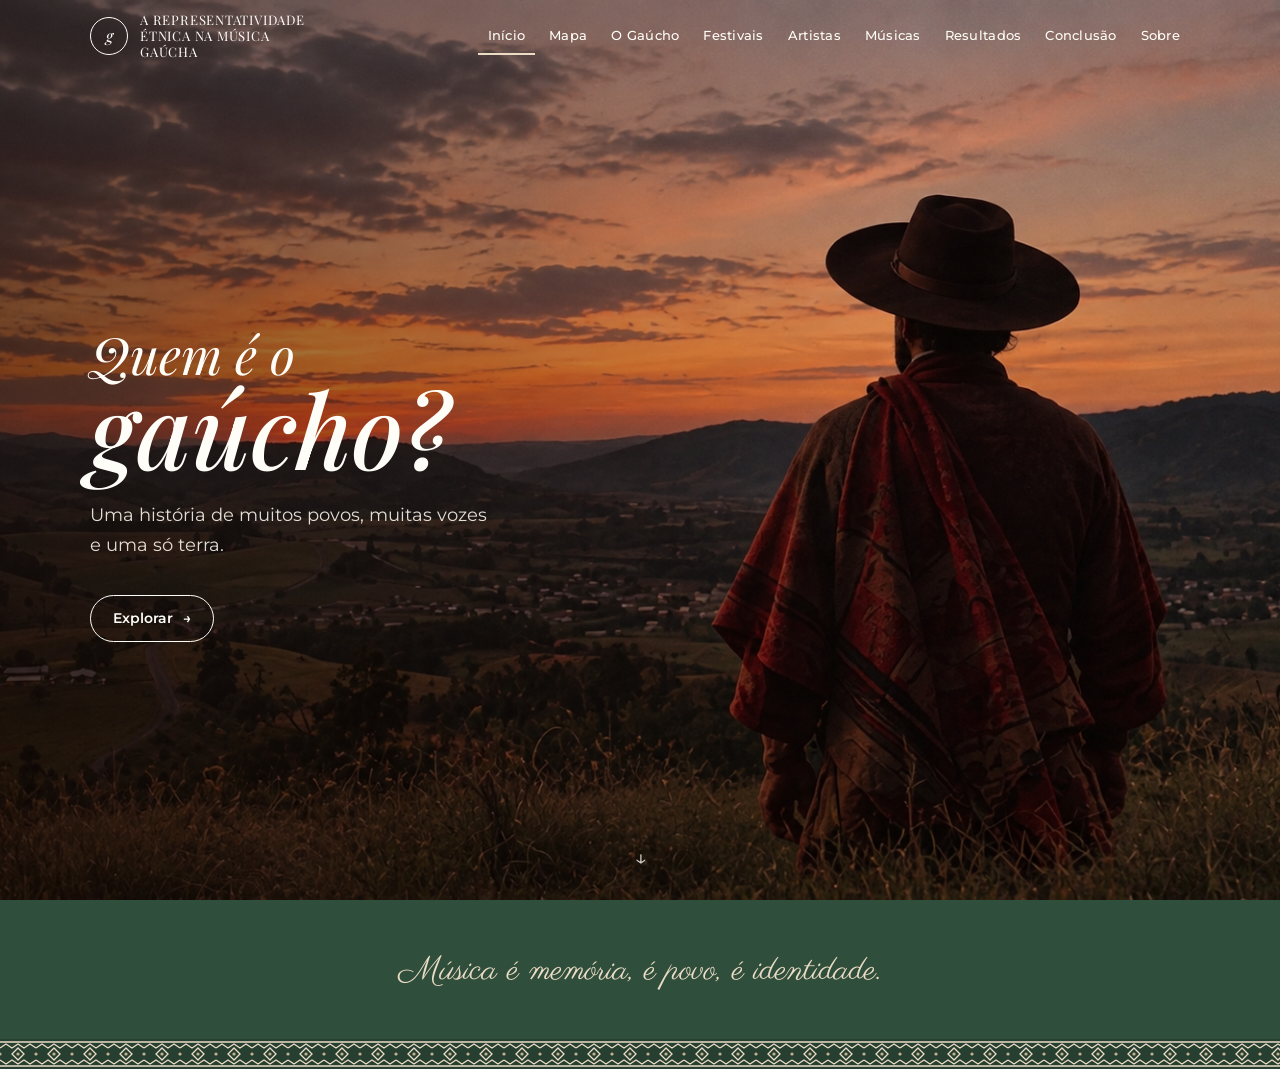
<file: index.html>
<!doctype html>
<html lang="pt-BR">
<head>
  <meta charset="utf-8">
  <meta name="viewport" content="width=device-width, initial-scale=1">
  <title>Quem é o gaúcho? · A Representatividade Étnica na Música Gaúcha</title>
  <meta name="description" content="Uma história de muitos povos, muitas vozes e uma só terra.">
  <link rel="preconnect" href="https://fonts.googleapis.com">
  <link rel="preconnect" href="https://fonts.gstatic.com" crossorigin>
  <link href="https://fonts.googleapis.com/css2?family=Montserrat:wght@400;500;600;700&family=Playfair+Display:ital,wght@0,500;0,600;1,400;1,500&family=Parisienne&display=swap" rel="stylesheet">
  <link rel="stylesheet" href="assets/css/style.css">
</head>
<body data-pagina="inicio" class="hero-page">
<main id="conteudo">
  <section class="hero">
    <img class="hero-fundo" src="assets/img/novacapa.png" alt="" style="object-position: 72% center">

    <div class="container">
      <h1><small>Quem é o</small>gaúcho?</h1>
      <p>Uma história de muitos povos, muitas vozes e uma só terra.</p>
      <a class="btn btn-contorno" href="mapa.html">Explorar</a>
    </div>
    <a class="rolar" href="mapa.html" aria-label="Ir para o mapa">↓</a>
  </section>
</main>
<script src="assets/js/main.js"></script>
</body>
</html>
</file>
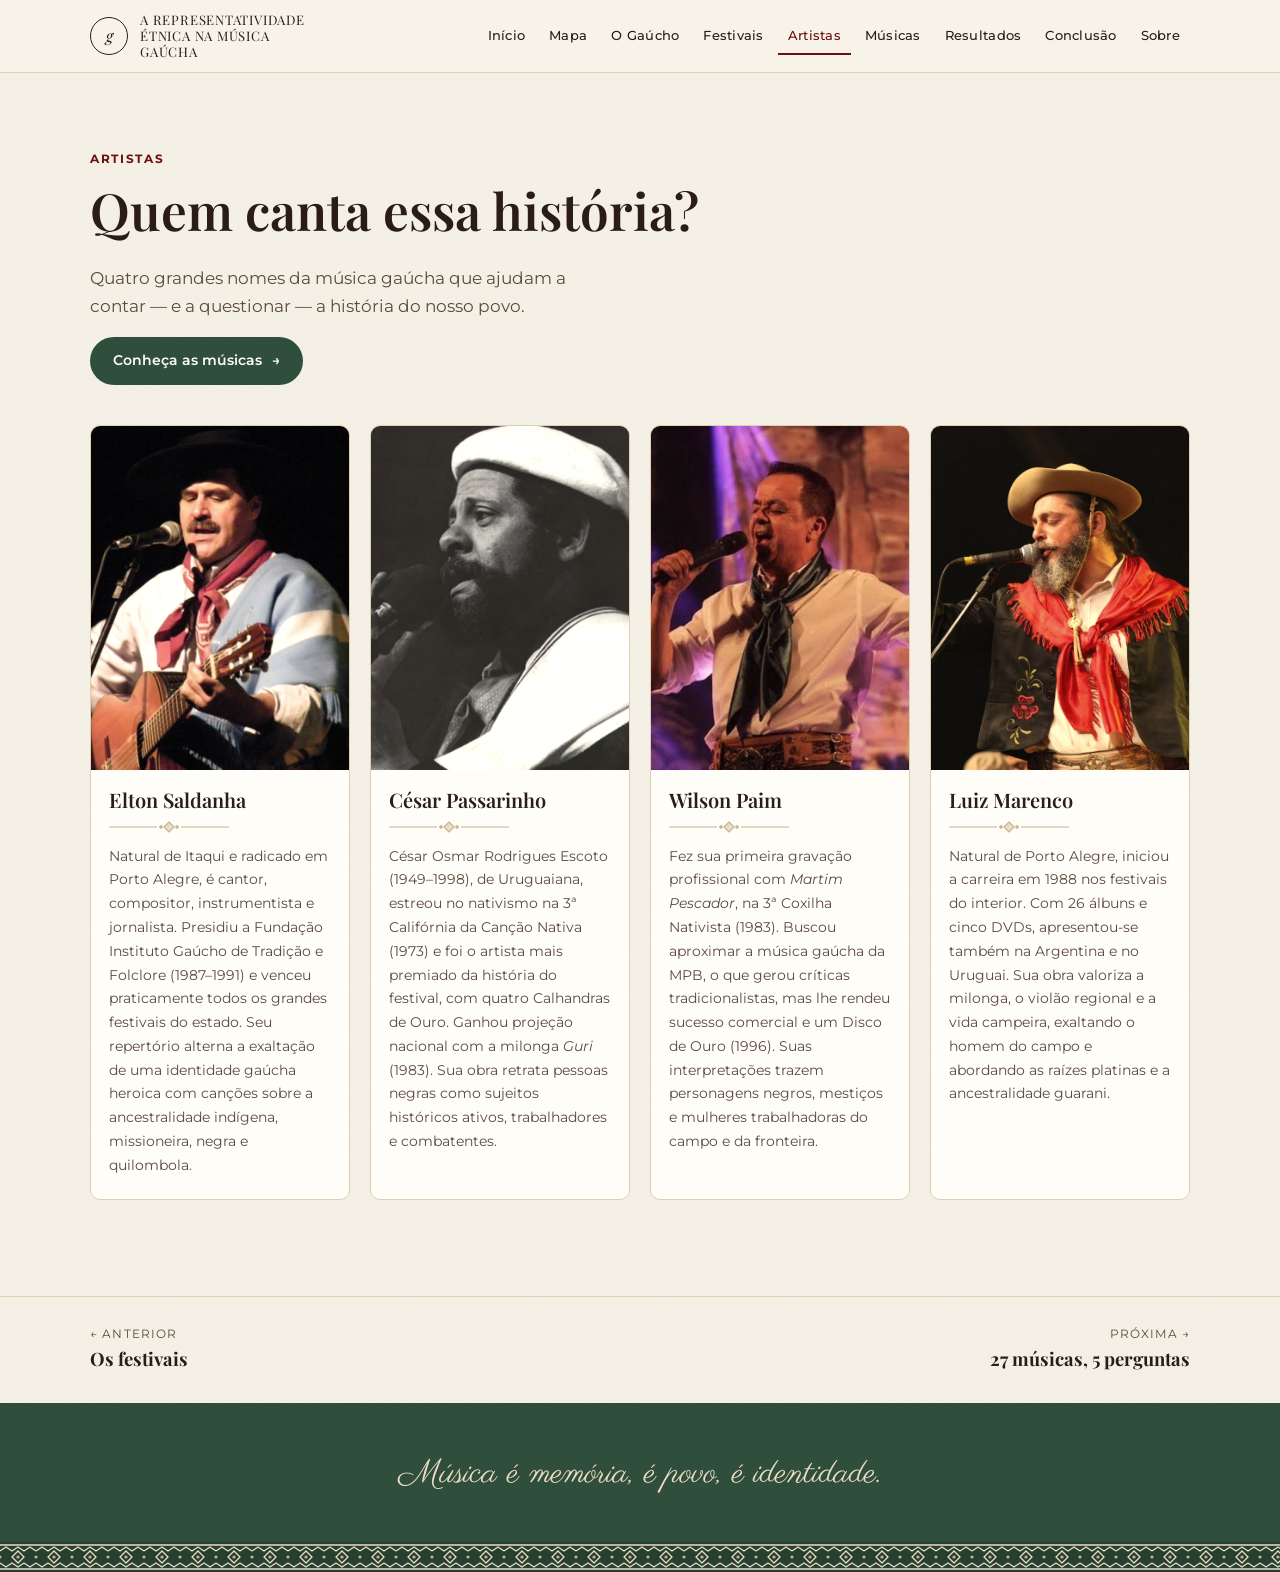
<file: artistas.html>
<!doctype html>
<html lang="pt-BR">
<head>
  <meta charset="utf-8">
  <meta name="viewport" content="width=device-width, initial-scale=1">
  <title>Quem canta essa história? · A Representatividade Étnica na Música Gaúcha</title>
  <meta name="description" content="Os quatro músicos cujas canções compõem o corpus da pesquisa.">
  <link rel="preconnect" href="https://fonts.googleapis.com">
  <link rel="preconnect" href="https://fonts.gstatic.com" crossorigin>
  <link href="https://fonts.googleapis.com/css2?family=Montserrat:wght@400;500;600;700&family=Playfair+Display:ital,wght@0,500;0,600;1,400;1,500&family=Parisienne&display=swap" rel="stylesheet">
  <link rel="stylesheet" href="assets/css/style.css">
</head>
<body data-pagina="artistas">
<main id="conteudo">
  <section class="secao secao-topo">
    <div class="container">
      <span class="eyebrow">Artistas</span>
      <h1>Quem canta essa história?</h1>
      <p class="lead">Quatro grandes nomes da música gaúcha que ajudam a contar — e a questionar — a história do nosso povo.</p>
      <a class="btn btn-verde" href="musicas.html">Conheça as músicas</a>

      <!-- Biografias resumidas do PFI. Cartões não são clicáveis. -->
      <div class="artistas">
        <article class="artista">
          <img class="artista-foto" src="assets/img/artista-elton-saldanha.jpg" alt="Elton Saldanha cantando em apresentação" loading="lazy">
          <div class="artista-texto"><h3>Elton Saldanha</h3><span class="ornamento" aria-hidden="true"></span><p>Natural de Itaqui e radicado em Porto Alegre, é cantor, compositor, instrumentista e jornalista. Presidiu a Fundação Instituto Gaúcho de Tradição e Folclore (1987–1991) e venceu praticamente todos os grandes festivais do estado. Seu repertório alterna a exaltação de uma identidade gaúcha heroica com canções sobre a ancestralidade indígena, missioneira, negra e quilombola.</p></div>
        </article>
        <article class="artista">
          <img class="artista-foto" src="assets/img/artista-cesar-passarinho.jpg" alt="César Passarinho cantando em apresentação" loading="lazy">
          <div class="artista-texto"><h3>César Passarinho</h3><span class="ornamento" aria-hidden="true"></span><p>César Osmar Rodrigues Escoto (1949–1998), de Uruguaiana, estreou no nativismo na 3ª Califórnia da Canção Nativa (1973) e foi o artista mais premiado da história do festival, com quatro Calhandras de Ouro. Ganhou projeção nacional com a milonga <em>Guri</em> (1983). Sua obra retrata pessoas negras como sujeitos históricos ativos, trabalhadores e combatentes.</p></div>
        </article>
        <article class="artista">
          <img class="artista-foto" src="assets/img/artista-wilson-paim.jpg" alt="Wilson Paim cantando em apresentação" loading="lazy">
          <div class="artista-texto"><h3>Wilson Paim</h3><span class="ornamento" aria-hidden="true"></span><p>Fez sua primeira gravação profissional com <em>Martim Pescador</em>, na 3ª Coxilha Nativista (1983). Buscou aproximar a música gaúcha da MPB, o que gerou críticas tradicionalistas, mas lhe rendeu sucesso comercial e um Disco de Ouro (1996). Suas interpretações trazem personagens negros, mestiços e mulheres trabalhadoras do campo e da fronteira.</p></div>
        </article>
        <article class="artista">
          <img class="artista-foto" src="assets/img/artista-luiz-marenco.jpg" alt="Luiz Marenco cantando em apresentação" loading="lazy">
          <div class="artista-texto"><h3>Luiz Marenco</h3><span class="ornamento" aria-hidden="true"></span><p>Natural de Porto Alegre, iniciou a carreira em 1988 nos festivais do interior. Com 26 álbuns e cinco DVDs, apresentou-se também na Argentina e no Uruguai. Sua obra valoriza a milonga, o violão regional e a vida campeira, exaltando o homem do campo e abordando as raízes platinas e a ancestralidade guarani.</p></div>
        </article>
      </div>
    </div>
  </section>
</main>
<script src="assets/js/main.js"></script>
</body>
</html>
</file>
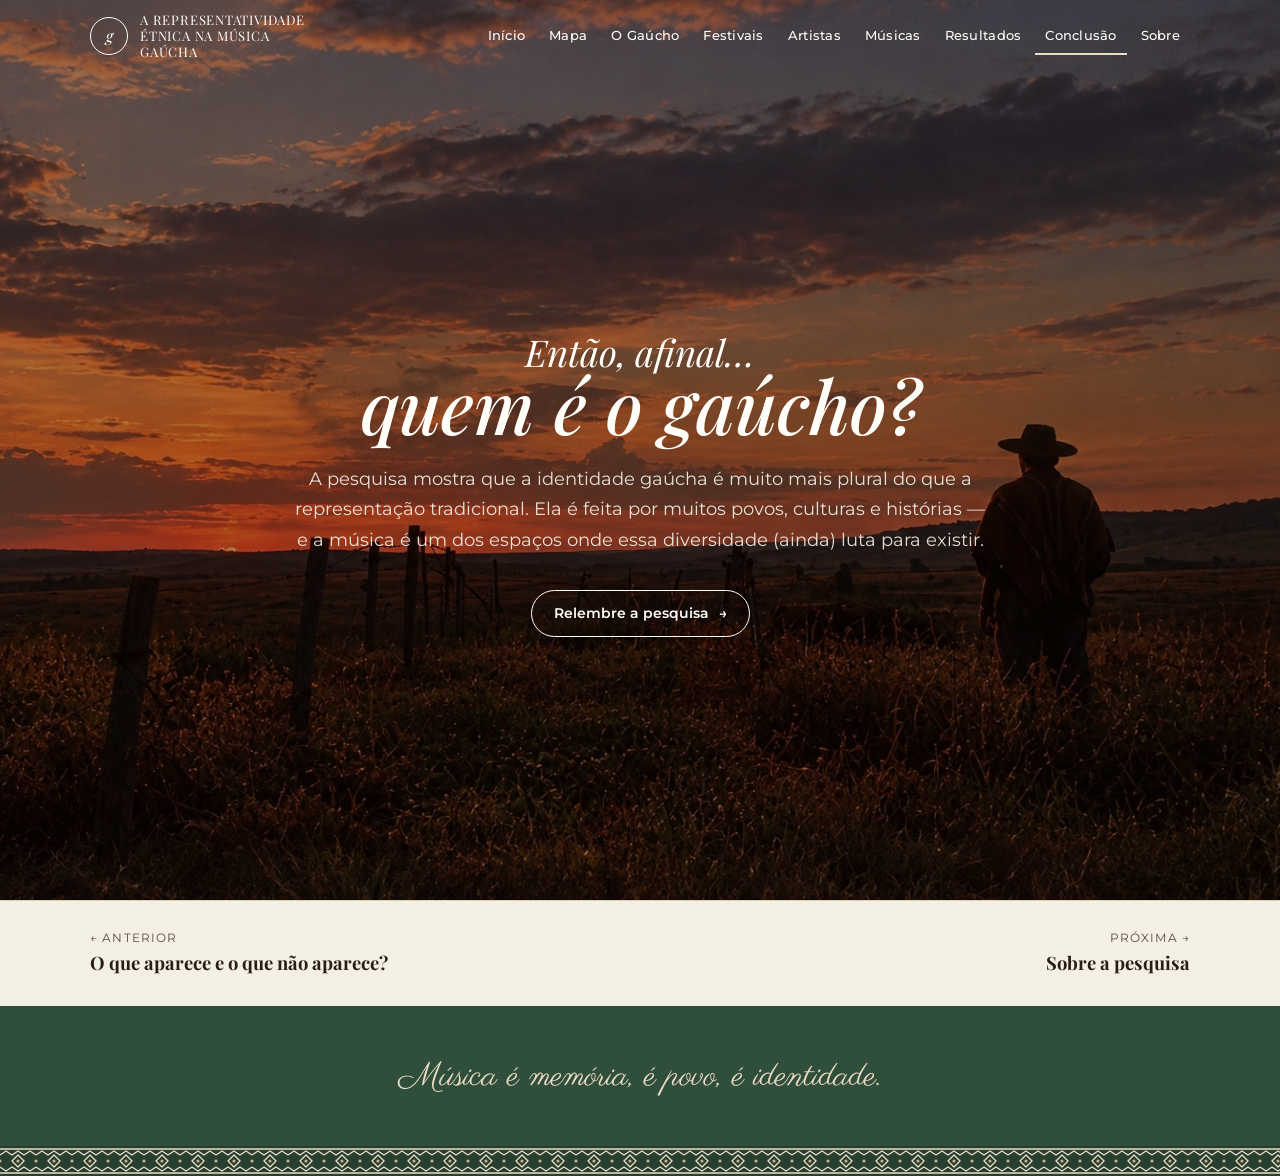
<file: conclusao.html>
<!doctype html>
<html lang="pt-BR">
<head>
  <meta charset="utf-8">
  <meta name="viewport" content="width=device-width, initial-scale=1">
  <title>Conclusão · A Representatividade Étnica na Música Gaúcha</title>
  <meta name="description" content="Então, afinal… quem é o gaúcho?">
  <link rel="preconnect" href="https://fonts.googleapis.com">
  <link rel="preconnect" href="https://fonts.gstatic.com" crossorigin>
  <link href="https://fonts.googleapis.com/css2?family=Montserrat:wght@400;500;600;700&family=Playfair+Display:ital,wght@0,500;0,600;1,400;1,500&family=Parisienne&display=swap" rel="stylesheet">
  <link rel="stylesheet" href="assets/css/style.css">
</head>
<body data-pagina="conclusao" class="hero-page">
<main id="conteudo">
  <section class="hero hero-conclusao">
    <img class="hero-fundo" src="assets/img/nvaconclusao.png" alt="" style="object-position: 78% center">
    <div class="container">
      <h1><small>Então, afinal…</small>quem é o gaúcho?</h1>
      <p>A pesquisa mostra que a identidade gaúcha é muito mais plural do que a representação tradicional. Ela é feita por muitos povos, culturas e histórias — e a música é um dos espaços onde essa diversidade (ainda) luta para existir.</p>
      <a class="btn btn-contorno" href="mapa.html">Relembre a pesquisa</a>
    </div>
  </section>
</main>
<script src="assets/js/main.js"></script>
</body>
</html>
</file>
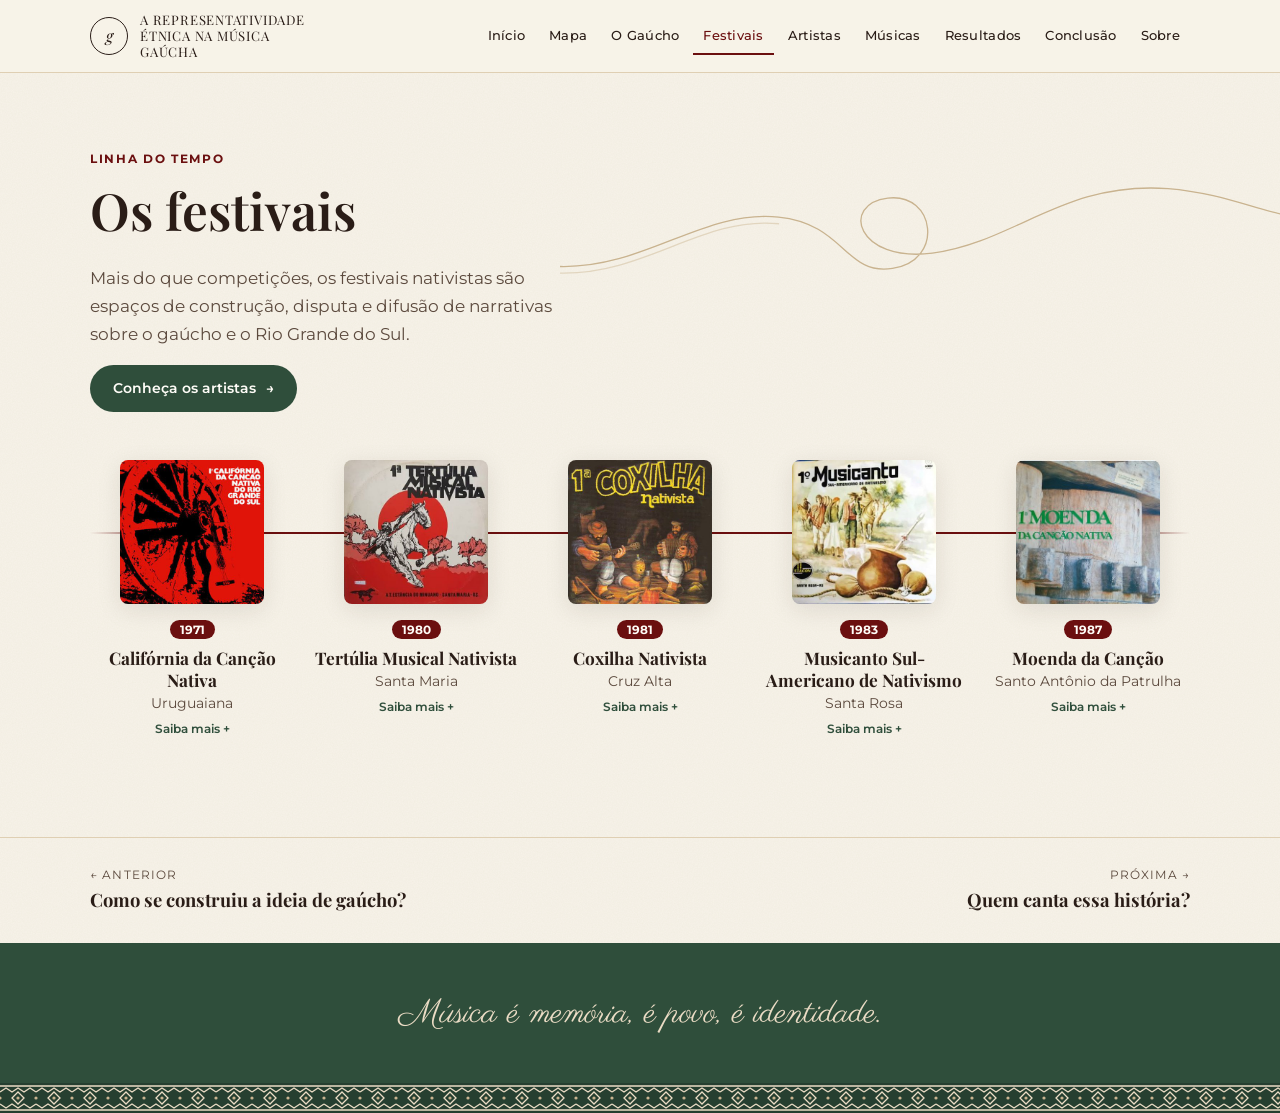
<file: festivais.html>
<!doctype html>
<html lang="pt-BR">
<head>
  <meta charset="utf-8">
  <meta name="viewport" content="width=device-width, initial-scale=1">
  <title>Os festivais · A Representatividade Étnica na Música Gaúcha</title>
  <meta name="description" content="Linha do tempo dos festivais nativistas do Rio Grande do Sul.">
  <link rel="preconnect" href="https://fonts.googleapis.com">
  <link rel="preconnect" href="https://fonts.gstatic.com" crossorigin>
  <link href="https://fonts.googleapis.com/css2?family=Montserrat:wght@400;500;600;700&family=Playfair+Display:ital,wght@0,500;0,600;1,400;1,500&family=Parisienne&display=swap" rel="stylesheet">
  <link rel="stylesheet" href="assets/css/style.css">
</head>
<body data-pagina="festivais">
<main id="conteudo">
  <section class="secao secao-topo secao-laco">
    <svg class="laco" viewBox="0 0 800 170" aria-hidden="true" focusable="false" fill="none" stroke="currentColor" stroke-width="1.4" stroke-linecap="round" stroke-linejoin="round"><path d="M0 130 C90 132 150 70 230 78 C300 85 300 140 350 132 C405 124 395 52 345 58 C295 64 312 126 392 116 C480 104 530 40 640 48 C715 54 760 86 800 76"/><path d="M0 137 C90 139 150 77 230 85" opacity=".45"/></svg>
    <div class="container">
      <span class="eyebrow">Linha do tempo</span>
      <h1>Os festivais</h1>
      <p class="lead">Mais do que competições, os festivais nativistas são espaços de construção, disputa e difusão de narrativas sobre o gaúcho e o Rio Grande do Sul.</p>
      <a class="btn btn-verde" href="artistas.html">Conheça os artistas</a>

      <ol class="linha-tempo">
        <li>
          <button class="festival-btn" data-abrir="f-california">
            <img class="festival-capa" src="assets/img/festival-california.jpg" alt="Capa do disco da 1ª Califórnia da Canção Nativa" loading="lazy">
            <span><span class="ano">1971</span><strong>Califórnia da Canção Nativa</strong><span class="cidade">Uruguaiana</span><span class="mais">Saiba mais +</span></span>
          </button>
        </li>
        <li>
          <button class="festival-btn" data-abrir="f-tertulia">
            <img class="festival-capa" src="assets/img/festival-tertulia.jpg" alt="Capa do disco da 1ª Tertúlia Musical Nativista" loading="lazy">
            <span><span class="ano">1980</span><strong>Tertúlia Musical Nativista</strong><span class="cidade">Santa Maria</span><span class="mais">Saiba mais +</span></span>
          </button>
        </li>
        <li>
          <button class="festival-btn" data-abrir="f-coxilha">
            <img class="festival-capa" src="assets/img/festival-coxilha.jpg" alt="Capa do disco da 1ª Coxilha Nativista" loading="lazy">
            <span><span class="ano">1981</span><strong>Coxilha Nativista</strong><span class="cidade">Cruz Alta</span><span class="mais">Saiba mais +</span></span>
          </button>
        </li>
        <li>
          <button class="festival-btn" data-abrir="f-musicanto">
            <img class="festival-capa" src="assets/img/festival-musicanto.jpg" alt="Capa do disco da 1ª Musicanto Sul-Americano de Nativismo" loading="lazy">
            <span><span class="ano">1983</span><strong>Musicanto Sul-Americano de Nativismo</strong><span class="cidade">Santa Rosa</span><span class="mais">Saiba mais +</span></span>
          </button>
        </li>
        <li>
          <button class="festival-btn" data-abrir="f-moenda">
            <img class="festival-capa" src="assets/img/festival-moenda.jpg" alt="Capa do disco da 1ª Moenda da Canção Nativa" loading="lazy">
            <span><span class="ano">1987</span><strong>Moenda da Canção</strong><span class="cidade">Santo Antônio da Patrulha</span><span class="mais">Saiba mais +</span></span>
          </button>
        </li>
      </ol>
    </div>
  </section>

  <!-- Resumos dos festivais: etapa 4 (a partir do texto do PFI) -->
  <dialog class="janela" id="f-california" aria-labelledby="t-california">
    <button class="janela-fechar" aria-label="Fechar">×</button>
    <div class="janela-corpo"><span class="eyebrow">1ª edição · 1971</span><h2 id="t-california">Califórnia da Canção Nativa</h2>
      <p class="meta">Uruguaiana</p>
      <p>Criada em 1971 por iniciativa do CTG Sinuelo do Pago e da Prefeitura de Uruguaiana, é o marco inicial do movimento nativista e patrimônio cultural imaterial do Rio Grande do Sul. Seu prêmio máximo é a Calhandra de Ouro.</p>
      <p>Nascida durante a Ditadura Militar, viveu a tensão entre a exaltação da vida na estância e a contestação social — como em 1975, quando <em>Tema de Marcação</em> uniu as figuras de Sepé Tiaraju e Che Guevara para driblar a censura. Seu modelo foi reproduzido por dezenas de festivais.</p></div>
  </dialog>
  <dialog class="janela" id="f-tertulia" aria-labelledby="t-tertulia">
    <button class="janela-fechar" aria-label="Fechar">×</button>
    <div class="janela-corpo"><span class="eyebrow">1ª edição · 1980</span><h2 id="t-tertulia">Tertúlia Musical Nativista</h2>
      <p class="meta">Santa Maria</p>
      <p>Idealizada pelo radialista Xirú Vasseur, com apoio da Associação Tradicionalista Estância do Minuano, teve sua primeira edição em março de 1980, reunindo músicos de diferentes regiões no centro do estado.</p>
      <p>Buscou ligar o nativismo a uma identidade platina e fronteiriça, valorizando a formação espanhola. Desde 1982 inclui a payada antes das apresentações. É o segundo festival mais antigo do estado.</p></div>
  </dialog>
  <dialog class="janela" id="f-coxilha" aria-labelledby="t-coxilha">
    <button class="janela-fechar" aria-label="Fechar">×</button>
    <div class="janela-corpo"><span class="eyebrow">1ª edição · 1981</span><h2 id="t-coxilha">Coxilha Nativista</h2>
      <p class="meta">Cruz Alta</p>
      <p>Oficializada pela prefeitura de Cruz Alta em 1981, a partir de um projeto do comunicador Antônio Augusto Sampaio da Silva, inspirado na Califórnia e na Tertúlia.</p>
      <p>Com mais de quatro décadas de trajetória, valoriza o cancioneiro regional e as memórias do trabalho rural — o peão, o tropeiro, a vida no campo. A Coxilha Piá incentiva novos talentos.</p></div>
  </dialog>
  <dialog class="janela" id="f-musicanto" aria-labelledby="t-musicanto">
    <button class="janela-fechar" aria-label="Fechar">×</button>
    <div class="janela-corpo"><span class="eyebrow">1ª edição · 1983</span><h2 id="t-musicanto">Musicanto Sul-Americano de Nativismo</h2>
      <p class="meta">Santa Rosa</p>
      <p>Criado em 1983 pelo músico Luiz Carlos Borges, em Santa Rosa, para ampliar os limites do nativismo e integrar o Rio Grande do Sul a outros povos sul-americanos.</p>
      <p>Seu palco recebeu chamamé, guarânia, cueca, vidala, baião e polca, reunindo artistas do Brasil, Argentina, Uruguai, Chile, Bolívia e Paraguai. Assim, contrapôs-se à homogeneização da cultura gaúcha, reconhecendo o hibridismo e a diversidade étnico-cultural.</p></div>
  </dialog>
  <dialog class="janela" id="f-moenda" aria-labelledby="t-moenda">
    <button class="janela-fechar" aria-label="Fechar">×</button>
    <div class="janela-corpo"><span class="eyebrow">1ª edição · 1987</span><h2 id="t-moenda">Moenda da Canção</h2>
      <p class="meta">Santo Antônio da Patrulha</p>
      <p>Surgiu em agosto de 1987, em Santo Antônio da Patrulha, no Litoral Norte — região marcada pelos engenhos de cana-de-açúcar —, por iniciativa da Moenda – Associação de Cultura e Arte Nativa.</p>
      <p>Valoriza sonoridades das matrizes açoriana e afro-brasileira. A partir da 9ª edição, retirou “Nativa” do nome e abriu-se a outros gêneros e influências, tornando-se espaço de experimentação e diálogo com outras tradições musicais.</p></div>
  </dialog>
</main>
<script src="assets/js/main.js"></script>
</body>
</html>
</file>
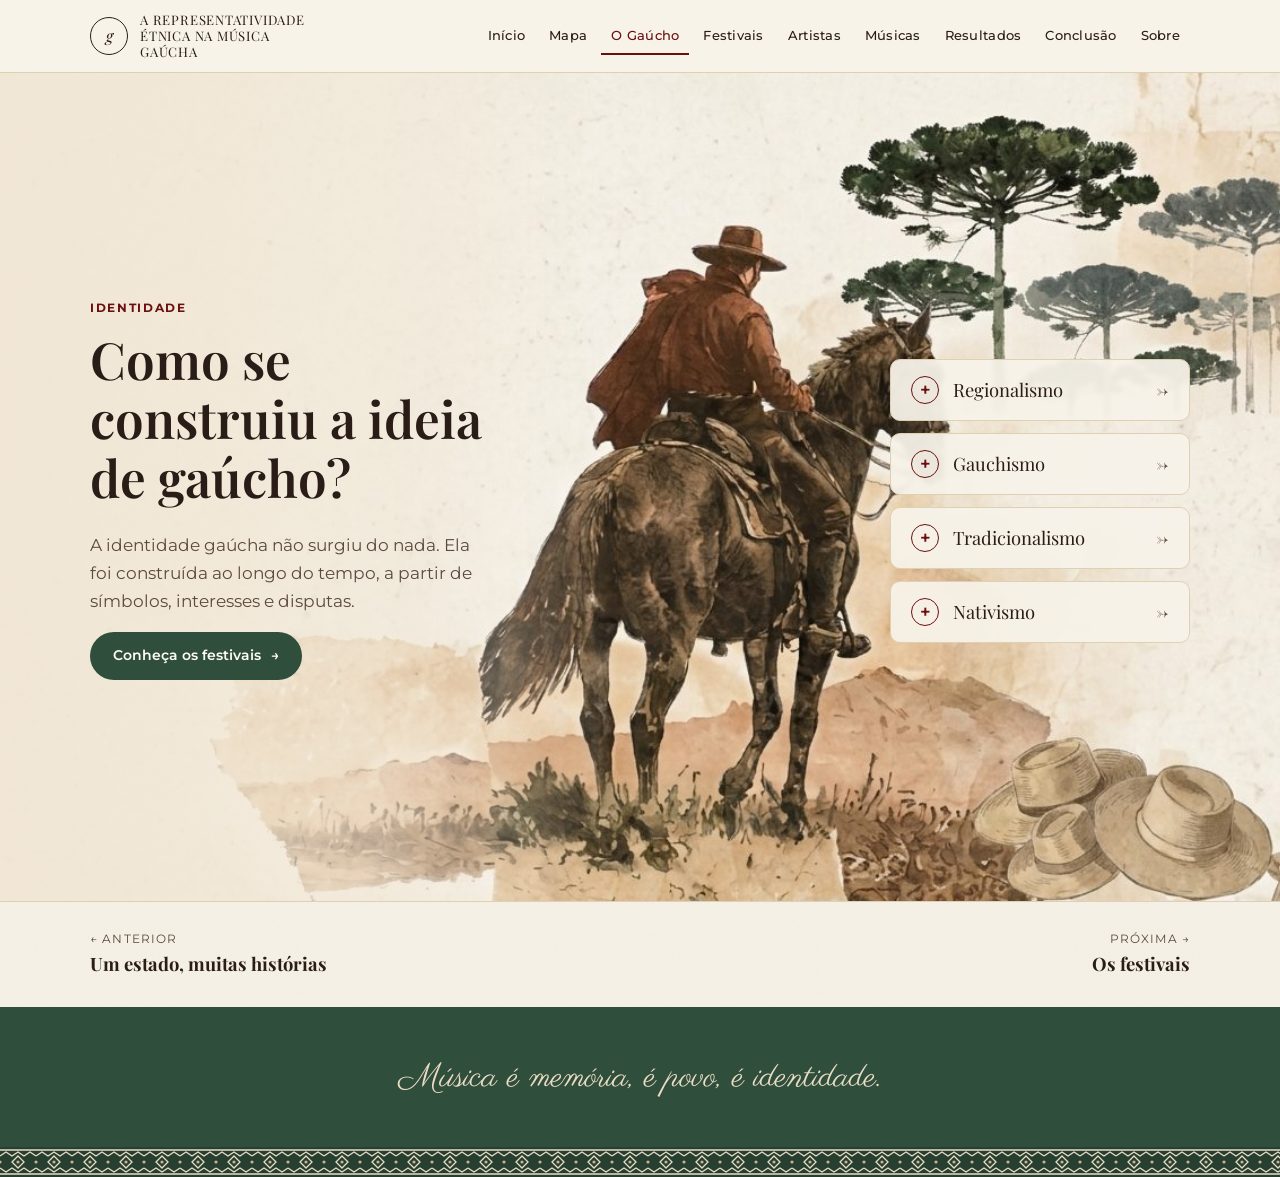
<file: gaucho.html>
<!doctype html>
<html lang="pt-BR">
<head>
  <meta charset="utf-8">
  <meta name="viewport" content="width=device-width, initial-scale=1">
  <title>Como se construiu a ideia de gaúcho? · A Representatividade Étnica na Música Gaúcha</title>
  <meta name="description" content="Regionalismo, gauchismo, tradicionalismo e nativismo.">
  <link rel="preconnect" href="https://fonts.googleapis.com">
  <link rel="preconnect" href="https://fonts.gstatic.com" crossorigin>
  <link href="https://fonts.googleapis.com/css2?family=Montserrat:wght@400;500;600;700&family=Playfair+Display:ital,wght@0,500;0,600;1,400;1,500&family=Parisienne&display=swap" rel="stylesheet">
  <link rel="stylesheet" href="assets/css/style.css">
</head>
<body data-pagina="gaucho">
<main id="conteudo">
  <section class="secao-papel">
    <img class="papel-fundo" src="assets/img/gaucho.jpg" alt="">
    <div class="container papel-grade">
      <div class="papel-texto">
        <span class="eyebrow">Identidade</span>
        <h1>Como se construiu a ideia de gaúcho?</h1>
        <p class="lead">A identidade gaúcha não surgiu do nada. Ela foi construída ao longo do tempo, a partir de símbolos, interesses e disputas.</p>
        <a class="btn btn-verde" href="festivais.html">Conheça os festivais</a>
      </div>
      <div class="papel-conceitos">
        <div class="conceitos">
          <button class="conceito-btn" data-abrir="c-regionalismo">Regionalismo</button>
          <button class="conceito-btn" data-abrir="c-gauchismo">Gauchismo</button>
          <button class="conceito-btn" data-abrir="c-tradicionalismo">Tradicionalismo</button>
          <button class="conceito-btn" data-abrir="c-nativismo">Nativismo</button>
        </div>
      </div>
    </div>
  </section>

  <!-- Resumos dos conceitos: etapa 4 (a partir do texto do PFI) -->
  <dialog class="janela" id="c-regionalismo" aria-labelledby="t-regionalismo">
    <button class="janela-fechar" aria-label="Fechar">×</button>
    <div class="janela-corpo"><span class="eyebrow">Conceito</span><h2 id="t-regionalismo">Regionalismo</h2>
      <p>É a categoria mais ampla: qualquer manifestação literária, artística, política ou social que toma uma região como tema central ou fonte de inspiração. No Rio Grande do Sul, ganhou corpo no século XIX e se consolidou no início do século XX, descrevendo o pampa e a serra, o vocabulário, os costumes e o linguajar do interior.</p>
      <p>Para Sandra Pesavento (1993), o regionalismo afirma o “particular” diante do “nacional”. Por isso não se limita ao gaúcho campeiro: pode abranger o litoral açoriano, as colônias de imigrantes e as cidades.</p>
      <p class="janela-sintese"><strong>Em síntese:</strong> fornece a moldura de valorização da terra e das particularidades do sul.</p></div>
  </dialog>
  <dialog class="janela" id="c-gauchismo" aria-labelledby="t-gauchismo">
    <button class="janela-fechar" aria-label="Fechar">×</button>
    <div class="janela-corpo"><span class="eyebrow">Conceito</span><h2 id="t-gauchismo">Gauchismo</h2>
      <p>É a dimensão ideológica: o sistema de representações que eleva o “gaúcho” — o homem do pampa, com suas virtudes militares, sua indumentária e sua vida pecuária — a símbolo único e legítimo de todo o Rio Grande do Sul.</p>
      <p>Ao fazer essa síntese, o gauchismo simplifica a complexidade étnica e social do estado, reduzindo um território diverso a um único tipo humano idealizado. Como mostra Ruben Oliven (1992), essa figura heroica foi adotada até pela população das cidades e pelos descendentes de imigrantes como símbolo de orgulho regional.</p>
      <p class="janela-sintese"><strong>Em síntese:</strong> articula o mito do herói do pampa como identidade de todos.</p></div>
  </dialog>
  <dialog class="janela" id="c-tradicionalismo" aria-labelledby="t-tradicionalismo">
    <button class="janela-fechar" aria-label="Fechar">×</button>
    <div class="janela-corpo"><span class="eyebrow">Conceito</span><h2 id="t-tradicionalismo">Tradicionalismo</h2>
      <p>É a dimensão institucional. Nasceu em Porto Alegre com a criação do 35 CTG, em 1948, por jovens estudantes vindos do interior, entre eles Paixão Côrtes e Barbosa Lessa.</p>
      <p>Organizado pelo Movimento Tradicionalista Gaúcho (MTG), define regras para a pilcha, as danças, a lida campeira e a conduta nos CTGs. É um movimento urbano e saudosista que, diante da modernização, busca preservar uma visão idealizada do passado rural.</p>
      <p class="janela-sintese"><strong>Em síntese:</strong> codifica e normatiza a tradição no dia a dia dos CTGs.</p></div>
  </dialog>
  <dialog class="janela" id="c-nativismo" aria-labelledby="t-nativismo">
    <button class="janela-fechar" aria-label="Fechar">×</button>
    <div class="janela-corpo"><span class="eyebrow">Conceito</span><h2 id="t-nativismo">Nativismo</h2>
      <p>É a dimensão artística. Surgiu nos anos 1970 junto com os festivais de música, a partir da 1ª Califórnia da Canção Nativa, em Uruguaiana (1971). Em vez de repetir os códigos do passado, usa a música e a poesia para cantar a terra, o homem do presente e as desigualdades sociais.</p>
      <p>Durante a Ditadura Militar, foi espaço de resistência, usando metáforas do campo para denunciar injustiças. Também aproximou a música gaúcha dos ritmos platinos — chamamé, milonga, zamba — e da MPB.</p>
      <p class="janela-sintese"><strong>Em síntese:</strong> renova a identidade gaúcha e abre espaço para a crítica e para a denúncia do apagamento das matrizes negra e indígena.</p></div>
  </dialog>
</main>
<script src="assets/js/main.js"></script>
</body>
</html>
</file>
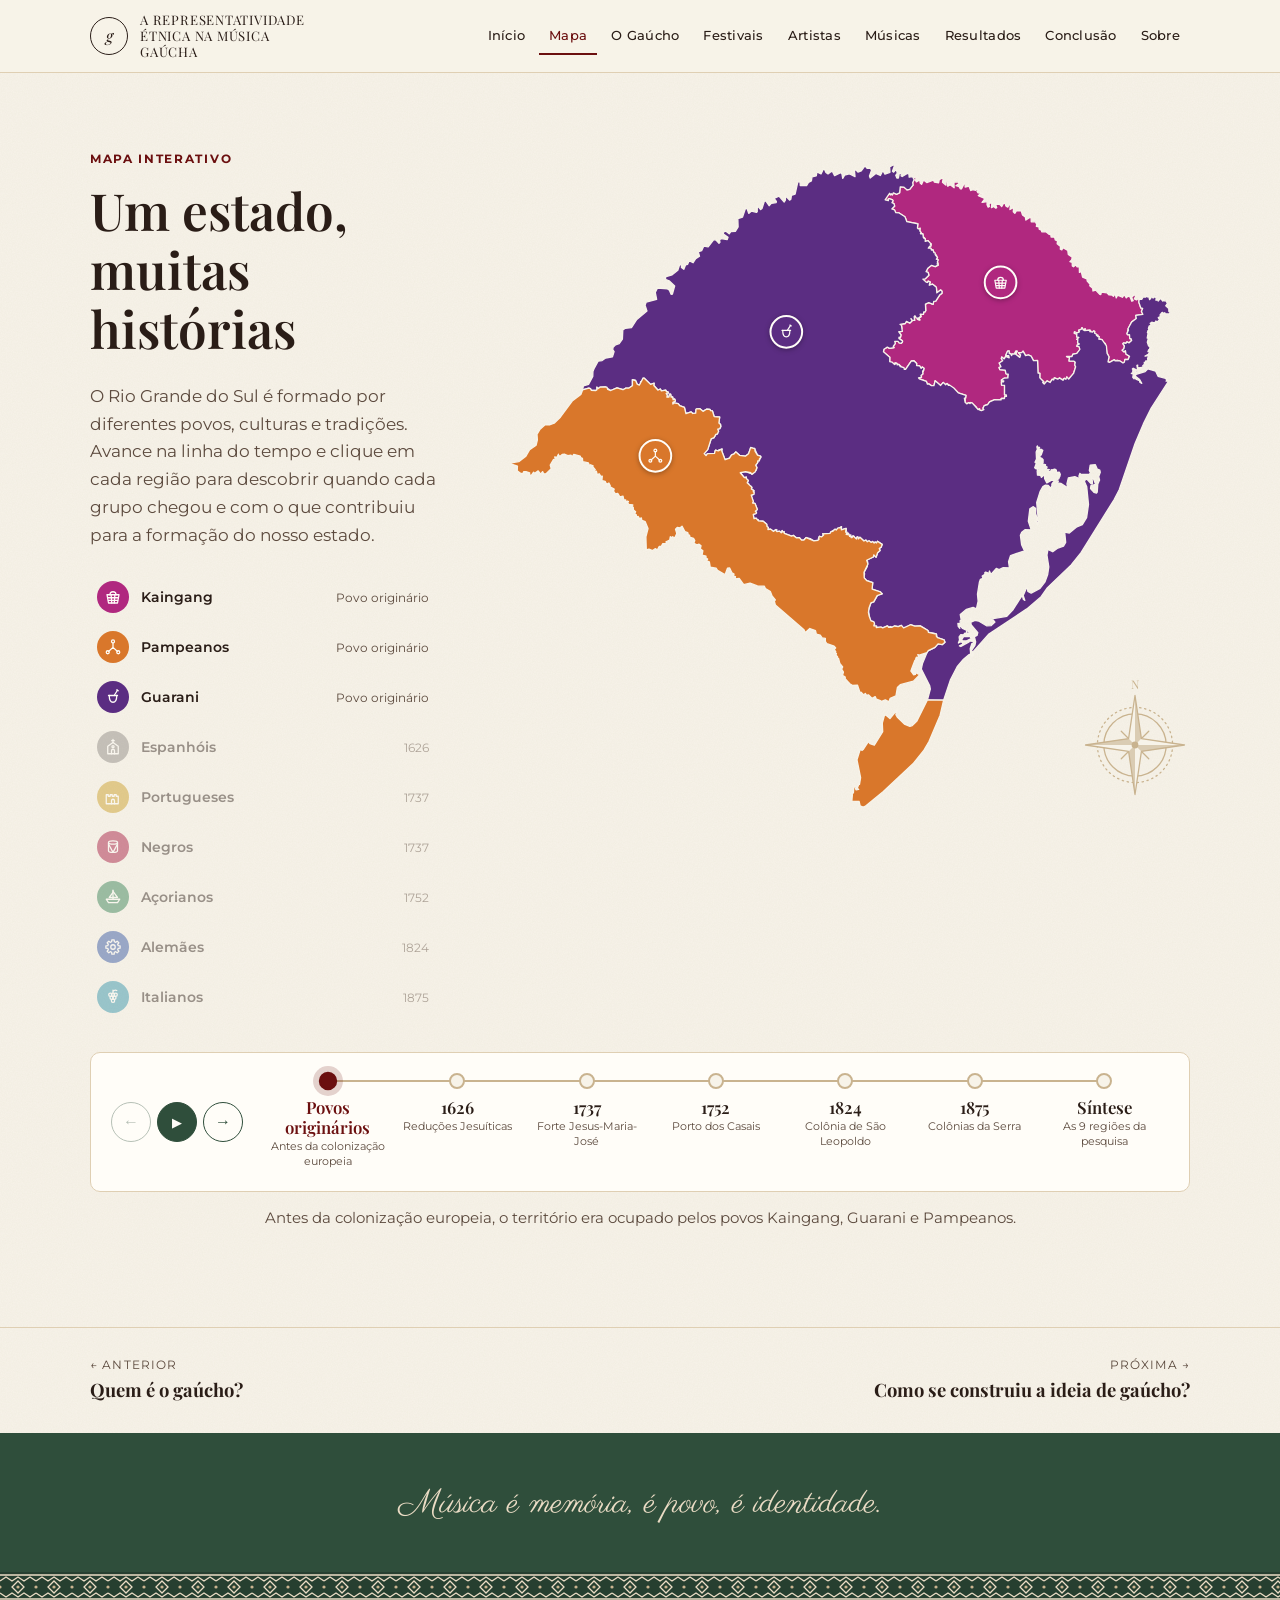
<file: mapa.html>
<!doctype html>
<html lang="pt-BR">
<head>
  <meta charset="utf-8">
  <meta name="viewport" content="width=device-width, initial-scale=1">
  <title>Mapa · A Representatividade Étnica na Música Gaúcha</title>
  <meta name="description" content="Mapa interativo e temporal dos povos que formaram o Rio Grande do Sul.">
  <link rel="preconnect" href="https://fonts.googleapis.com">
  <link rel="preconnect" href="https://fonts.gstatic.com" crossorigin>
  <link href="https://fonts.googleapis.com/css2?family=Montserrat:wght@400;500;600;700&family=Playfair+Display:ital,wght@0,500;0,600;1,400;1,500&family=Parisienne&display=swap" rel="stylesheet">
  <link rel="stylesheet" href="assets/css/style.css">
</head>
<body data-pagina="mapa">
<main id="conteudo">
  <section class="secao secao-topo">
    <div class="container">
      <div class="mapa-grid">
        <div class="mapa-texto">
          <span class="eyebrow">Mapa interativo</span>
          <h1>Um estado, muitas histórias</h1>
          <p class="lead">O Rio Grande do Sul é formado por diferentes povos, culturas e tradições. Avance na linha do tempo e clique em cada região para descobrir quando cada grupo chegou e com o que contribuiu para a formação do nosso estado.</p>
        </div>

        <div class="mapa-palco">
          <figure class="mapa-figura" id="mapa" aria-label="Mapa do Rio Grande do Sul"></figure>
          <svg class="rosa-ventos" viewBox="0 0 120 132" aria-hidden="true" focusable="false" fill="none" stroke="currentColor" stroke-width="1.4" stroke-linecap="round" stroke-linejoin="round"><text x="60" y="11" text-anchor="middle" font-family="Playfair Display, serif" font-size="13" fill="currentColor" stroke="none">N</text><circle cx="60" cy="72" r="34"/><circle cx="60" cy="72" r="41" stroke-dasharray="1.5 4"/><path d="M60 72 L75 57 M60 72 L75 87 M60 72 L45 87 M60 72 L45 57"/><path d="M60 18 L67 65 L114 72 L67 79 L60 126 L53 79 L6 72 L53 65 Z" fill="#f7f3e9"/><path d="M60 18 L67 65 L60 72 Z M114 72 L67 79 L60 72 Z M60 126 L53 79 L60 72 Z M6 72 L53 65 L60 72 Z" fill="currentColor" stroke="none" opacity=".6"/><circle cx="60" cy="72" r="3" fill="currentColor"/></svg>
        </div>

        <div class="mapa-lateral">
          <article class="mapa-card" id="card" aria-live="polite" hidden></article>
          <ul class="legenda-povos" id="legenda" aria-label="Povos do mapa"></ul>
        </div>
      </div>

      <div class="tempo-controle">
        <div class="tempo-botoes">
          <button class="tempo-nav" id="t-ant" aria-label="Etapa anterior">←</button>
          <button class="tempo-nav tempo-play" id="t-play" aria-label="Reproduzir linha do tempo">▶</button>
          <button class="tempo-nav" id="t-prox" aria-label="Próxima etapa">→</button>
        </div>
        <ol class="tempo-linha" id="linha" aria-label="Linha do tempo"></ol>
      </div>
      <p class="tempo-legenda" id="tempo-legenda" aria-live="polite"></p>
    </div>
  </section>
</main>
<script src="assets/js/dados/mapa.js"></script>
<script src="assets/js/dados/povos.js"></script>
<script src="assets/js/icones.js"></script>
<script src="assets/js/main.js"></script>
<script src="assets/js/mapa-interativo.js"></script>
</body>
</html>
</file>
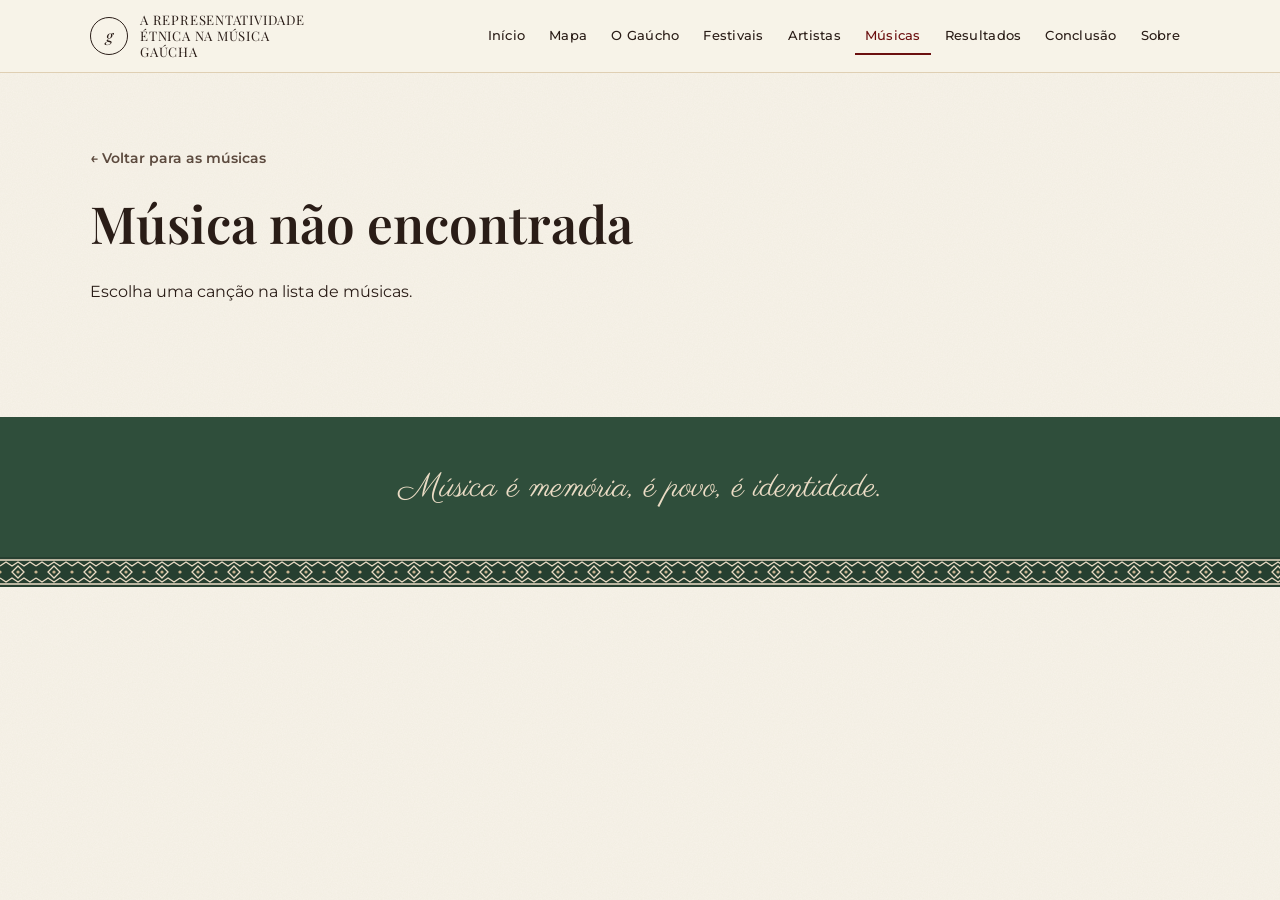
<file: musica.html>
<!doctype html>
<html lang="pt-BR">
<head>
  <meta charset="utf-8">
  <meta name="viewport" content="width=device-width, initial-scale=1">
  <title>Análise da música · A Representatividade Étnica na Música Gaúcha</title>
  <meta name="description" content="Análise individual da canção e sua letra.">
  <link rel="preconnect" href="https://fonts.googleapis.com">
  <link rel="preconnect" href="https://fonts.gstatic.com" crossorigin>
  <link href="https://fonts.googleapis.com/css2?family=Montserrat:wght@400;500;600;700&family=Playfair+Display:ital,wght@0,500;0,600;1,400;1,500&family=Parisienne&display=swap" rel="stylesheet">
  <link rel="stylesheet" href="assets/css/style.css">
</head>
<body data-pagina="musica">
<main id="conteudo">
  <section class="secao secao-topo">
    <div class="container" id="ficha">
      <!-- preenchido pelo script abaixo a partir de assets/js/musicas-data.js -->
    </div>
  </section>
</main>
<script src="assets/js/dados/analises.js"></script>
<script src="assets/js/dados/letras.js"></script>
<script src="assets/js/musicas-data.js"></script>
<script src="assets/js/main.js"></script>
<script>
  (function () {
    function esc(s) { return String(s).replace(/[&<>"]/g, function (c) { return { "&": "&amp;", "<": "&lt;", ">": "&gt;", '"': "&quot;" }[c]; }); }

    var alvo = document.getElementById("ficha");
    var id = new URLSearchParams(location.search).get("id");
    var i = -1;
    MUSICAS.forEach(function (m, k) { if (m.id === id) i = k; });

    if (i < 0) {
      alvo.innerHTML = '<a class="voltar" href="musicas.html">← Voltar para as músicas</a>' +
        "<h1>Música não encontrada</h1><p>Escolha uma canção na lista de músicas.</p>";
      return;
    }

    var m = MUSICAS[i];
    var ant = MUSICAS[i - 1];
    var prox = MUSICAS[i + 1];
    document.title = m.titulo + " · A Representatividade Étnica na Música Gaúcha";

    // Cada eixo é uma lista de blocos: "parágrafo" | {r, t} rótulo+texto | {r, q:[...]} trechos citados
    function bloco(b) {
      if (typeof b === "string") return "<p>" + esc(b) + "</p>";
      if (b.q) return '<p class="rotulo">' + esc(b.r) + "</p>" +
        b.q.map(function (t) { return "<blockquote>“" + esc(t) + "”</blockquote>"; }).join("");
      var r = /[?:]$/.test(b.r) ? b.r : b.r + ":";
      return '<p><strong class="rotulo-inline">' + esc(r) + "</strong> " + esc(b.t) + "</p>";
    }
    var eixosHtml = EIXOS.map(function (e, k) {
      var blocos = m.analise[e.chave] || [];
      var corpo = blocos.length ? blocos.map(bloco).join("") : '<p class="vazio">Análise em preparação.</p>';
      return '<div class="analise-eixo"><h3><span class="n">' + (k + 1) + "</span>" + esc(e.titulo) + "</h3>" + corpo + "</div>";
    }).join("");

    // Coluna da letra: letra completa (se publicada) ou trechos citados na análise + link.
    var trechos = [];
    EIXOS.forEach(function (e) {
      (m.analise[e.chave] || []).forEach(function (b) {
        if (b && b.q) b.q.forEach(function (t) { if (trechos.indexOf(t) < 0) trechos.push(t); });
      });
    });
    // Remove trechos que já aparecem dentro de outro trecho maior.
    function norm(t) { return t.toLowerCase().replace(/[^\p{L}\p{N}]+/gu, " ").trim(); }
    trechos = trechos.filter(function (t) {
      return !trechos.some(function (o) { return o !== t && norm(o).indexOf(norm(t)) >= 0 && norm(o) !== norm(t); });
    });
    var letraHtml = m.letra
      ? '<h2 id="h-letra">Letra</h2><pre>' + esc(m.letra) + "</pre>"
      : '<h2 id="h-letra">Trechos da letra</h2>' +
        '<p class="nota">Versos citados na análise.</p>' +
        (trechos.length
          ? '<ul class="trechos">' + trechos.map(function (t) {
              return "<li>" + esc(t).replace(/ \/ /g, "<br>") + "</li>";
            }).join("") + "</ul>"
          : '<p class="vazio">Sem trechos citados.</p>');
    if (m.link) letraHtml += '<a class="btn btn-verde btn-letra" href="' + esc(m.link) + '" target="_blank" rel="noopener">Ler a letra completa</a>';

    alvo.innerHTML =
      '<a class="voltar" href="musicas.html">← Voltar para as músicas</a>' +
      '<div class="ficha-topo"><div>' +
        '<span class="eyebrow">Música ' + m.n + " de " + MUSICAS.length + "</span>" +
        "<h1>" + esc(m.titulo) + "</h1>" +
        '<p class="artista-nome">' + esc(m.artista) + (m.ano ? " · " + esc(m.ano) : "") + "</p>" +
      "</div></div>" +
      // Aviso de conteúdo: só aparece se o campo "aviso" estiver preenchido (texto aprovado pela pesquisa).
      (m.aviso ? '<p class="aviso-pendente" role="note" style="margin-bottom:28px">' + esc(m.aviso) + "</p>" : "") +
      '<div class="ficha">' +
        '<section class="painel letra" aria-labelledby="h-letra">' + letraHtml + "</section>" +
        '<section class="painel" aria-labelledby="h-analise"><h2 id="h-analise">Análise da música</h2>' + eixosHtml + "</section>" +
      "</div>" +
      '<nav class="ficha-nav" aria-label="Outras músicas">' +
        (ant ? '<a href="musica.html?id=' + ant.id + '">← ' + esc(ant.titulo) + "</a>" : "<span></span>") +
        (prox ? '<a href="musica.html?id=' + prox.id + '">' + esc(prox.titulo) + " →</a>" : "") +
      "</nav>";
  })();
</script>
</body>
</html>
</file>
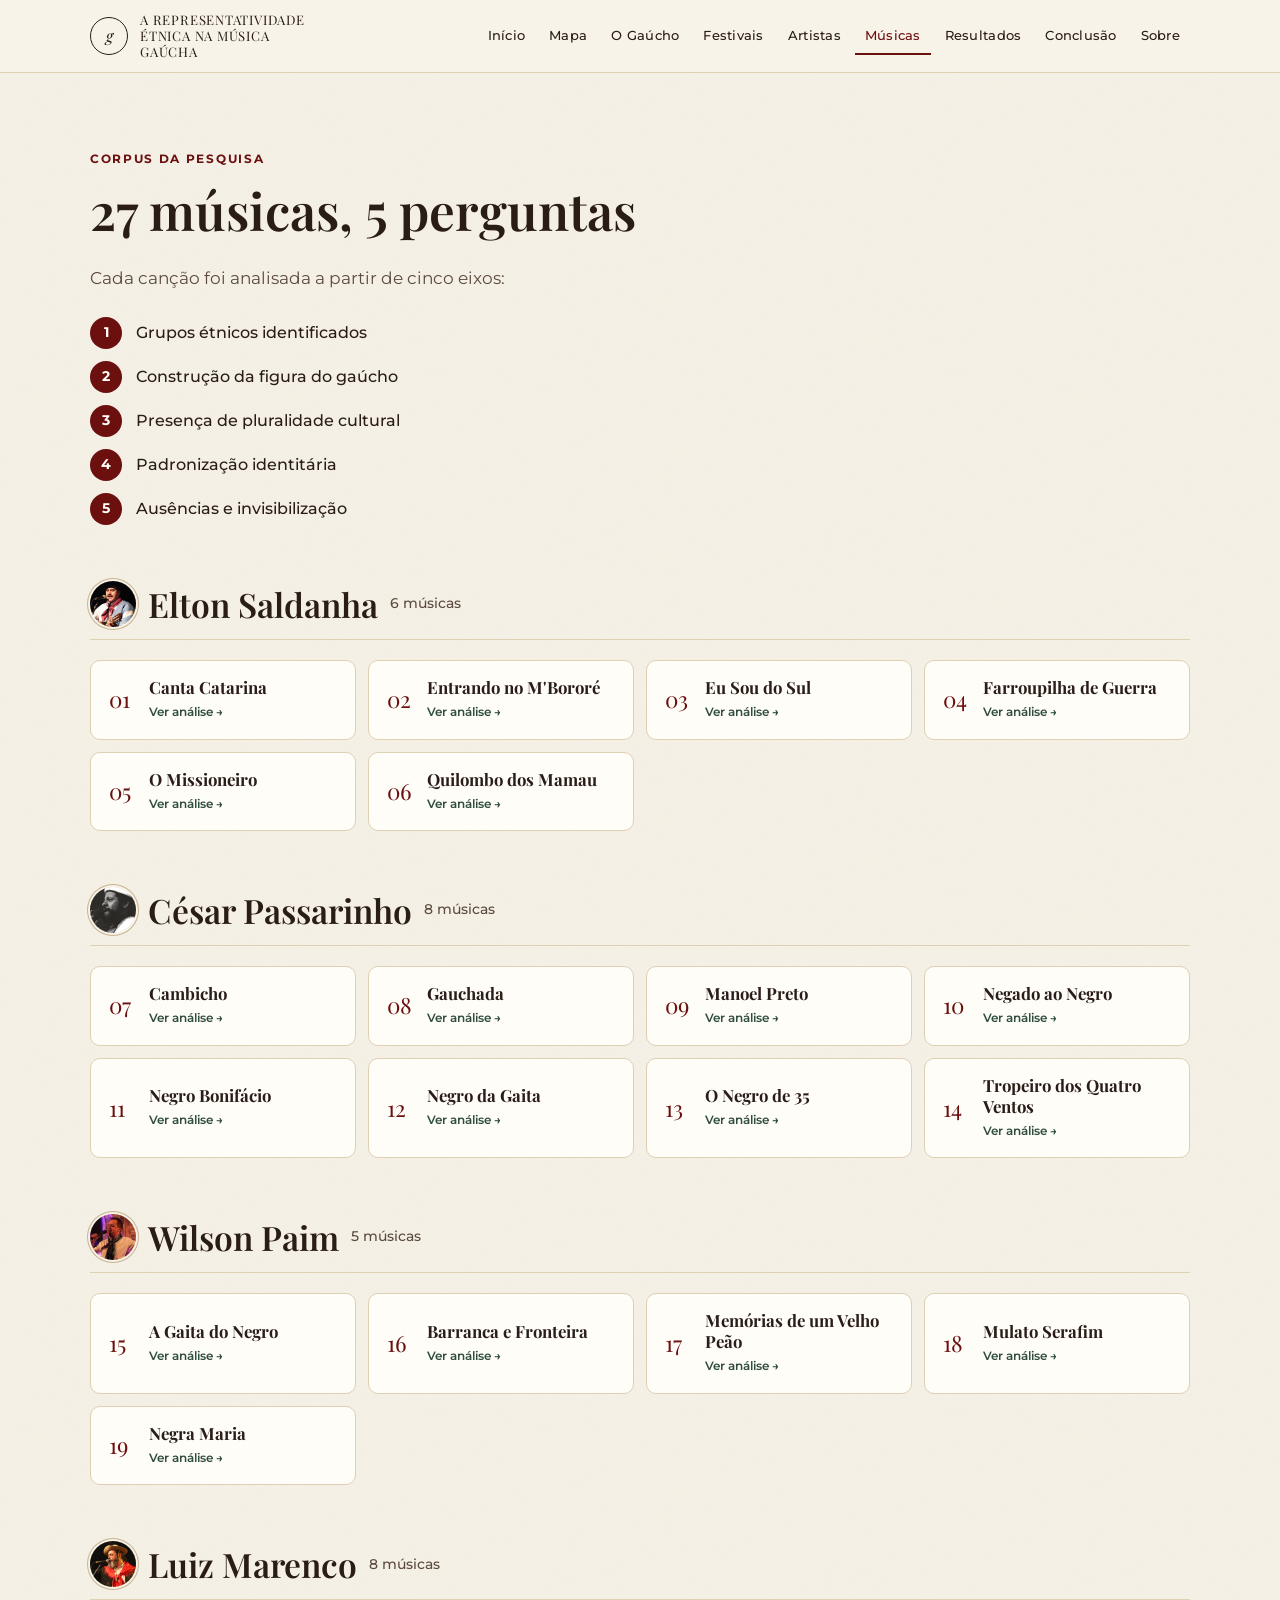
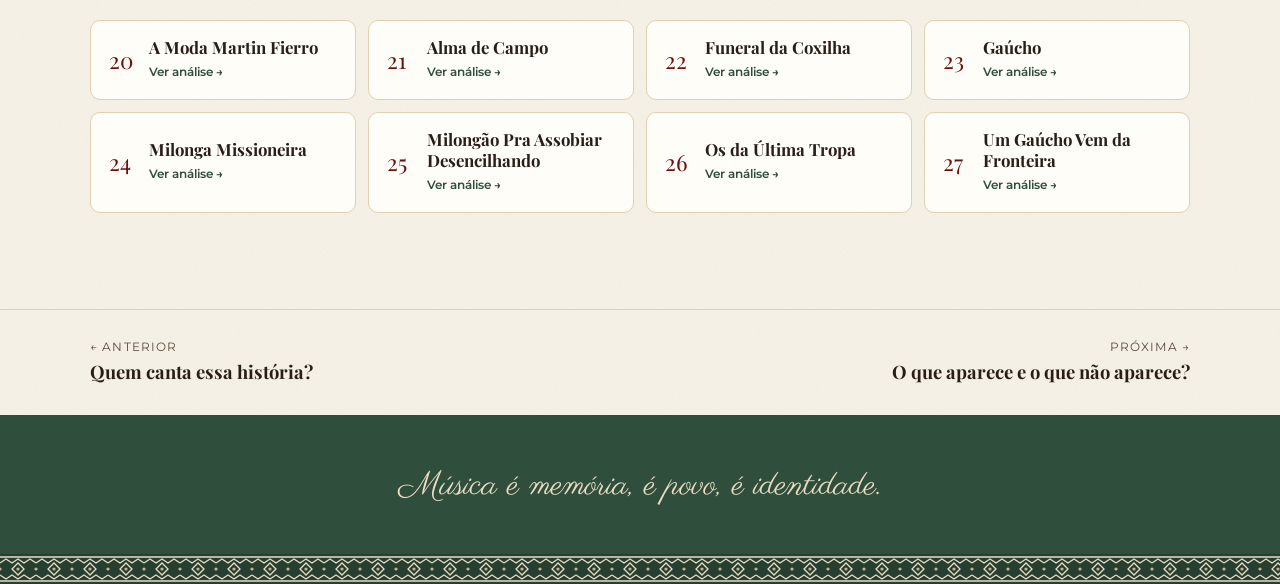
<file: musicas.html>
<!doctype html>
<html lang="pt-BR">
<head>
  <meta charset="utf-8">
  <meta name="viewport" content="width=device-width, initial-scale=1">
  <title>27 músicas, 5 perguntas · A Representatividade Étnica na Música Gaúcha</title>
  <meta name="description" content="As 27 canções analisadas e os cinco eixos da análise.">
  <link rel="preconnect" href="https://fonts.googleapis.com">
  <link rel="preconnect" href="https://fonts.gstatic.com" crossorigin>
  <link href="https://fonts.googleapis.com/css2?family=Montserrat:wght@400;500;600;700&family=Playfair+Display:ital,wght@0,500;0,600;1,400;1,500&family=Parisienne&display=swap" rel="stylesheet">
  <link rel="stylesheet" href="assets/css/style.css">
</head>
<body data-pagina="musicas">
<main id="conteudo">
  <section class="secao secao-topo">
    <div class="container">
      <span class="eyebrow">Corpus da pesquisa</span>
      <h1>27 músicas, 5 perguntas</h1>
      <p class="lead">Cada canção foi analisada a partir de cinco eixos:</p>
      <ol class="eixos" id="eixos"></ol>

      <div id="lista"></div>
    </div>
  </section>
</main>
<script src="assets/js/dados/analises.js"></script>
<script src="assets/js/dados/letras.js"></script>
<script src="assets/js/musicas-data.js"></script>
<script src="assets/js/main.js"></script>
<script>
  (function () {
    function esc(s) { return String(s).replace(/[&<>"]/g, function (c) { return { "&": "&amp;", "<": "&lt;", ">": "&gt;", '"': "&quot;" }[c]; }); }

    var FOTOS = { "Elton Saldanha": "elton-saldanha", "César Passarinho": "cesar-passarinho", "Wilson Paim": "wilson-paim", "Luiz Marenco": "luiz-marenco" };
    document.getElementById("eixos").innerHTML =
      EIXOS.map(function (e) { return "<li>" + esc(e.titulo) + "</li>"; }).join("");

    // Todas as músicas, agrupadas por artista (sem filtro).
    document.getElementById("lista").innerHTML = ARTISTAS.map(function (artista) {
      var doArtista = MUSICAS.filter(function (m) { return m.artista === artista; });
      return '<section class="grupo-artista">' +
        "<h2><img class=\"avatar\" src=\"assets/img/artista-" + FOTOS[artista] + ".jpg\" alt=\"\">" + esc(artista) + " <small>" + doArtista.length + " músicas</small></h2>" +
        '<ul class="lista-musicas">' +
        doArtista.map(function (m) {
          return '<li><a class="musica-card" href="musica.html?id=' + m.id + '">' +
            '<span class="num">' + String(m.n).padStart(2, "0") + "</span>" +
            "<span><strong>" + esc(m.titulo) + '</strong><span class="ver">Ver análise →</span></span>' +
            "</a></li>";
        }).join("") +
        "</ul></section>";
    }).join("");
  })();
</script>
</body>
</html>
</file>
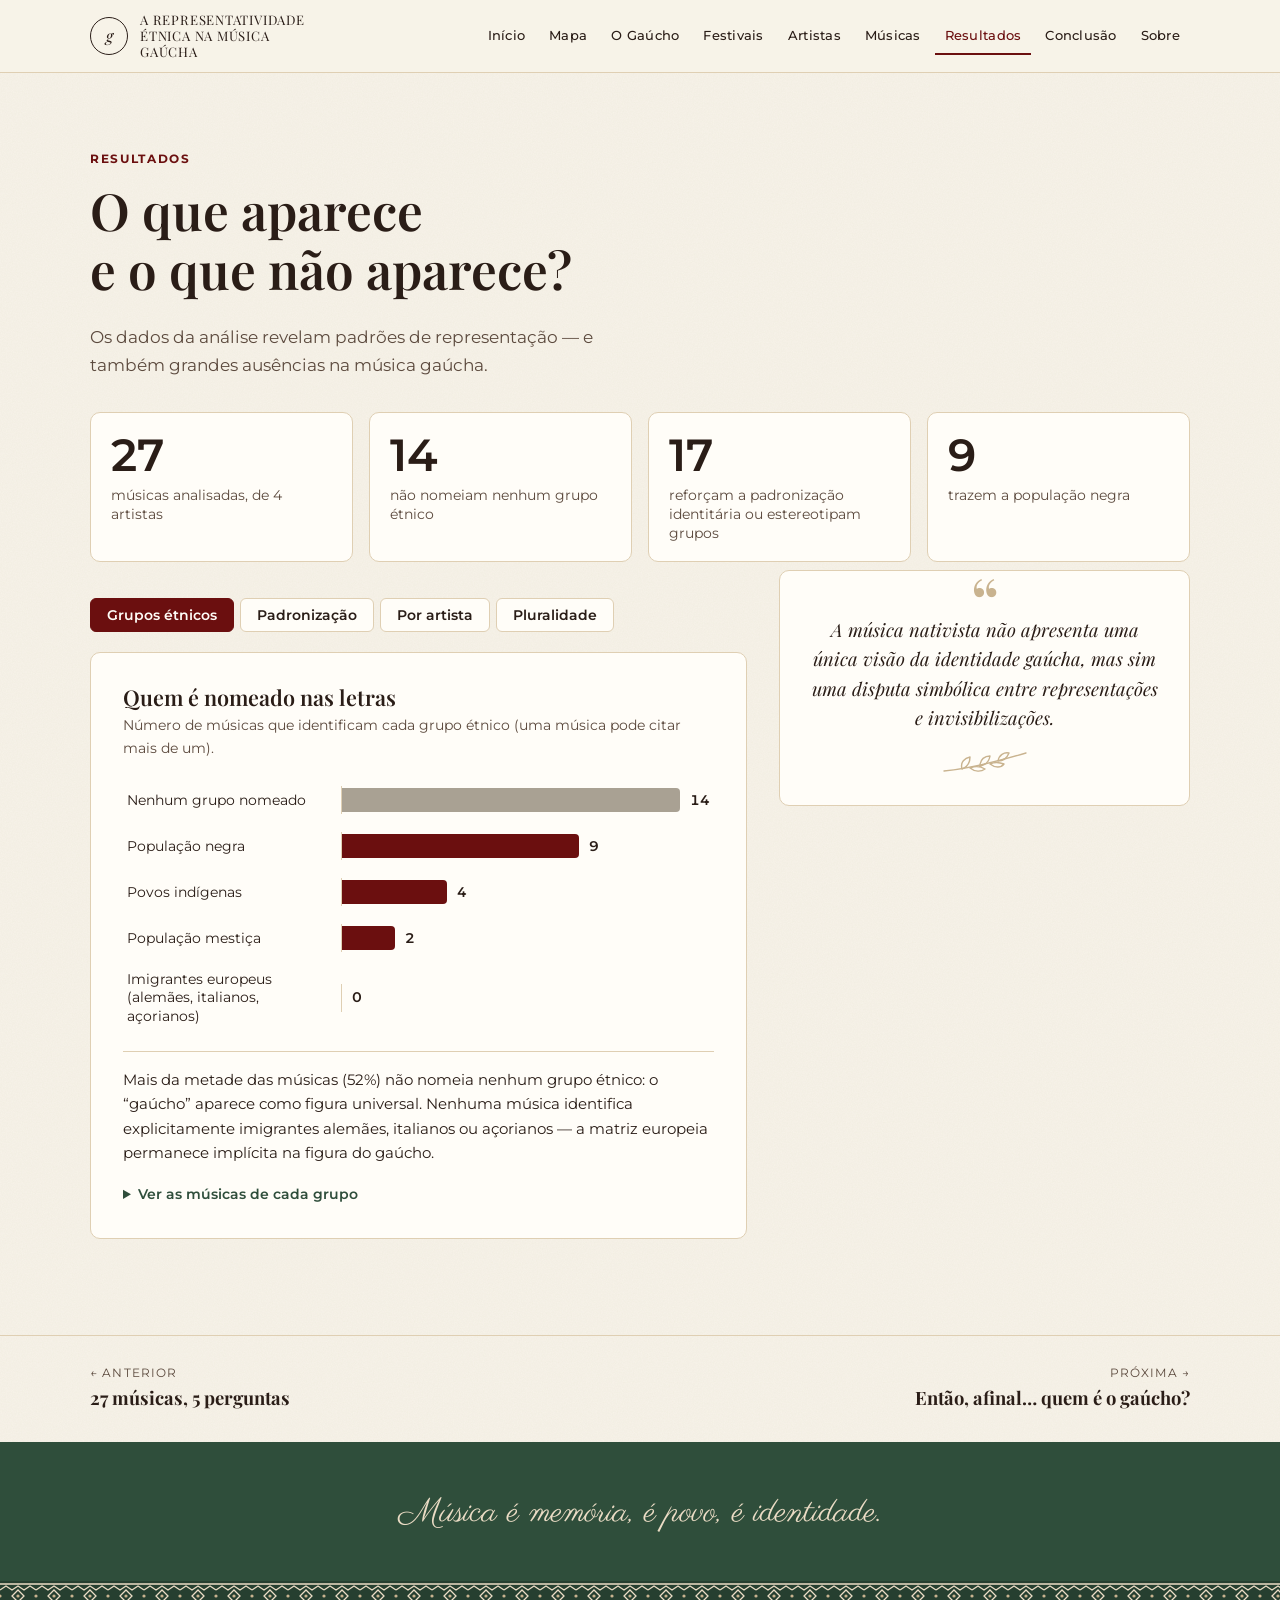
<file: resultados.html>
<!doctype html>
<html lang="pt-BR">
<head>
  <meta charset="utf-8">
  <meta name="viewport" content="width=device-width, initial-scale=1">
  <title>Resultados · A Representatividade Étnica na Música Gaúcha</title>
  <meta name="description" content="O que aparece e o que não aparece na música gaúcha: resultados da análise.">
  <link rel="preconnect" href="https://fonts.googleapis.com">
  <link rel="preconnect" href="https://fonts.gstatic.com" crossorigin>
  <link href="https://fonts.googleapis.com/css2?family=Montserrat:wght@400;500;600;700&family=Playfair+Display:ital,wght@0,500;0,600;1,400;1,500&family=Parisienne&display=swap" rel="stylesheet">
  <link rel="stylesheet" href="assets/css/style.css">
</head>
<body data-pagina="resultados">
<main id="conteudo">
  <section class="secao secao-topo">
    <div class="container">
      <span class="eyebrow">Resultados</span>
      <h1>O que aparece<br>e o que não aparece?</h1>
      <p class="lead">Os dados da análise revelam padrões de representação — e também grandes ausências na música gaúcha.</p>

      <div class="kpis" id="kpis"></div>

      <div class="resultados-layout">
        <div>
          <div class="abas" role="tablist" aria-label="Recortes dos resultados" id="abas">
            <button role="tab" id="aba-grupos" aria-controls="painel-grupos" aria-selected="true">Grupos étnicos</button>
            <button role="tab" id="aba-padronizacao" aria-controls="painel-padronizacao" aria-selected="false" tabindex="-1">Padronização</button>
            <button role="tab" id="aba-artistas" aria-controls="painel-artistas" aria-selected="false" tabindex="-1">Por artista</button>
            <button role="tab" id="aba-pluralidade" aria-controls="painel-pluralidade" aria-selected="false" tabindex="-1">Pluralidade</button>
          </div>

          <section class="painel grafico" role="tabpanel" id="painel-grupos" aria-labelledby="aba-grupos">
            <h2>Quem é nomeado nas letras</h2>
            <p class="grafico-sub">Número de músicas que identificam cada grupo étnico (uma música pode citar mais de um).</p>
            <div id="g-grupos"></div>
            <p class="grafico-nota" id="n-grupos"></p>
            <details class="tabela"><summary>Ver as músicas de cada grupo</summary><div id="t-grupos"></div></details>
          </section>

          <section class="painel grafico" role="tabpanel" id="painel-padronizacao" aria-labelledby="aba-padronizacao" hidden>
            <h2>Existe padronização identitária?</h2>
            <p class="grafico-sub">Como cada música se posiciona diante da figura única do “gaúcho tradicional”.</p>
            <div id="g-padronizacao"></div>
            <p class="grafico-nota" id="n-padronizacao"></p>
            <details class="tabela"><summary>Ver as músicas de cada categoria</summary><div id="t-padronizacao"></div></details>
          </section>

          <section class="painel grafico" role="tabpanel" id="painel-artistas" aria-labelledby="aba-artistas" hidden>
            <h2>Padronização por artista</h2>
            <p class="grafico-sub">Número de músicas de cada artista em cada categoria.</p>
            <div id="g-artistas"></div>
            <p class="grafico-nota" id="n-artistas"></p>
            <details class="tabela"><summary>Ver a tabela</summary><div id="t-artistas"></div></details>
          </section>

          <section class="painel grafico" role="tabpanel" id="painel-pluralidade" aria-labelledby="aba-pluralidade" hidden>
            <h2>Presença de pluralidade cultural</h2>
            <p class="grafico-sub">Quanto cada música reconhece a diversidade cultural do Rio Grande do Sul.</p>
            <div id="g-pluralidade"></div>
            <p class="grafico-nota" id="n-pluralidade"></p>
            <details class="tabela"><summary>Ver as músicas de cada categoria</summary><div id="t-pluralidade"></div></details>
          </section>
        </div>

        <blockquote class="citacao">A música nativista não apresenta uma única visão da identidade gaúcha, mas sim uma disputa simbólica entre representações e invisibilizações.<svg class="ramo" viewBox="0 0 90 30" aria-hidden="true" focusable="false" fill="none" stroke="currentColor" stroke-width="1.4" stroke-linecap="round" stroke-linejoin="round"><path d="M4 24 C28 22 52 16 86 6"/><path d="M22 22 C20 15 25 11 30 10 C30 16 27 20 22 22Z M40 19 C40 12 45 9 50 9 C49 15 45 18 40 19Z M58 14 C59 8 64 5 69 6 C67 11 63 14 58 14Z M30 21 C35 25 41 25 45 22 C40 19 35 19 30 21Z M50 17 C55 21 61 21 64 17 C59 15 54 15 50 17Z"/></svg></blockquote>
      </div>
    </div>
  </section>
  <div class="dica" id="dica" role="tooltip" hidden></div>
</main>
<script src="assets/js/dados/analises.js"></script>
<script src="assets/js/dados/letras.js"></script>
<script src="assets/js/musicas-data.js"></script>
<script src="assets/js/dados/resultados.js"></script>
<script src="assets/js/main.js"></script>
<script src="assets/js/resultados-graficos.js"></script>
</body>
</html>
</file>
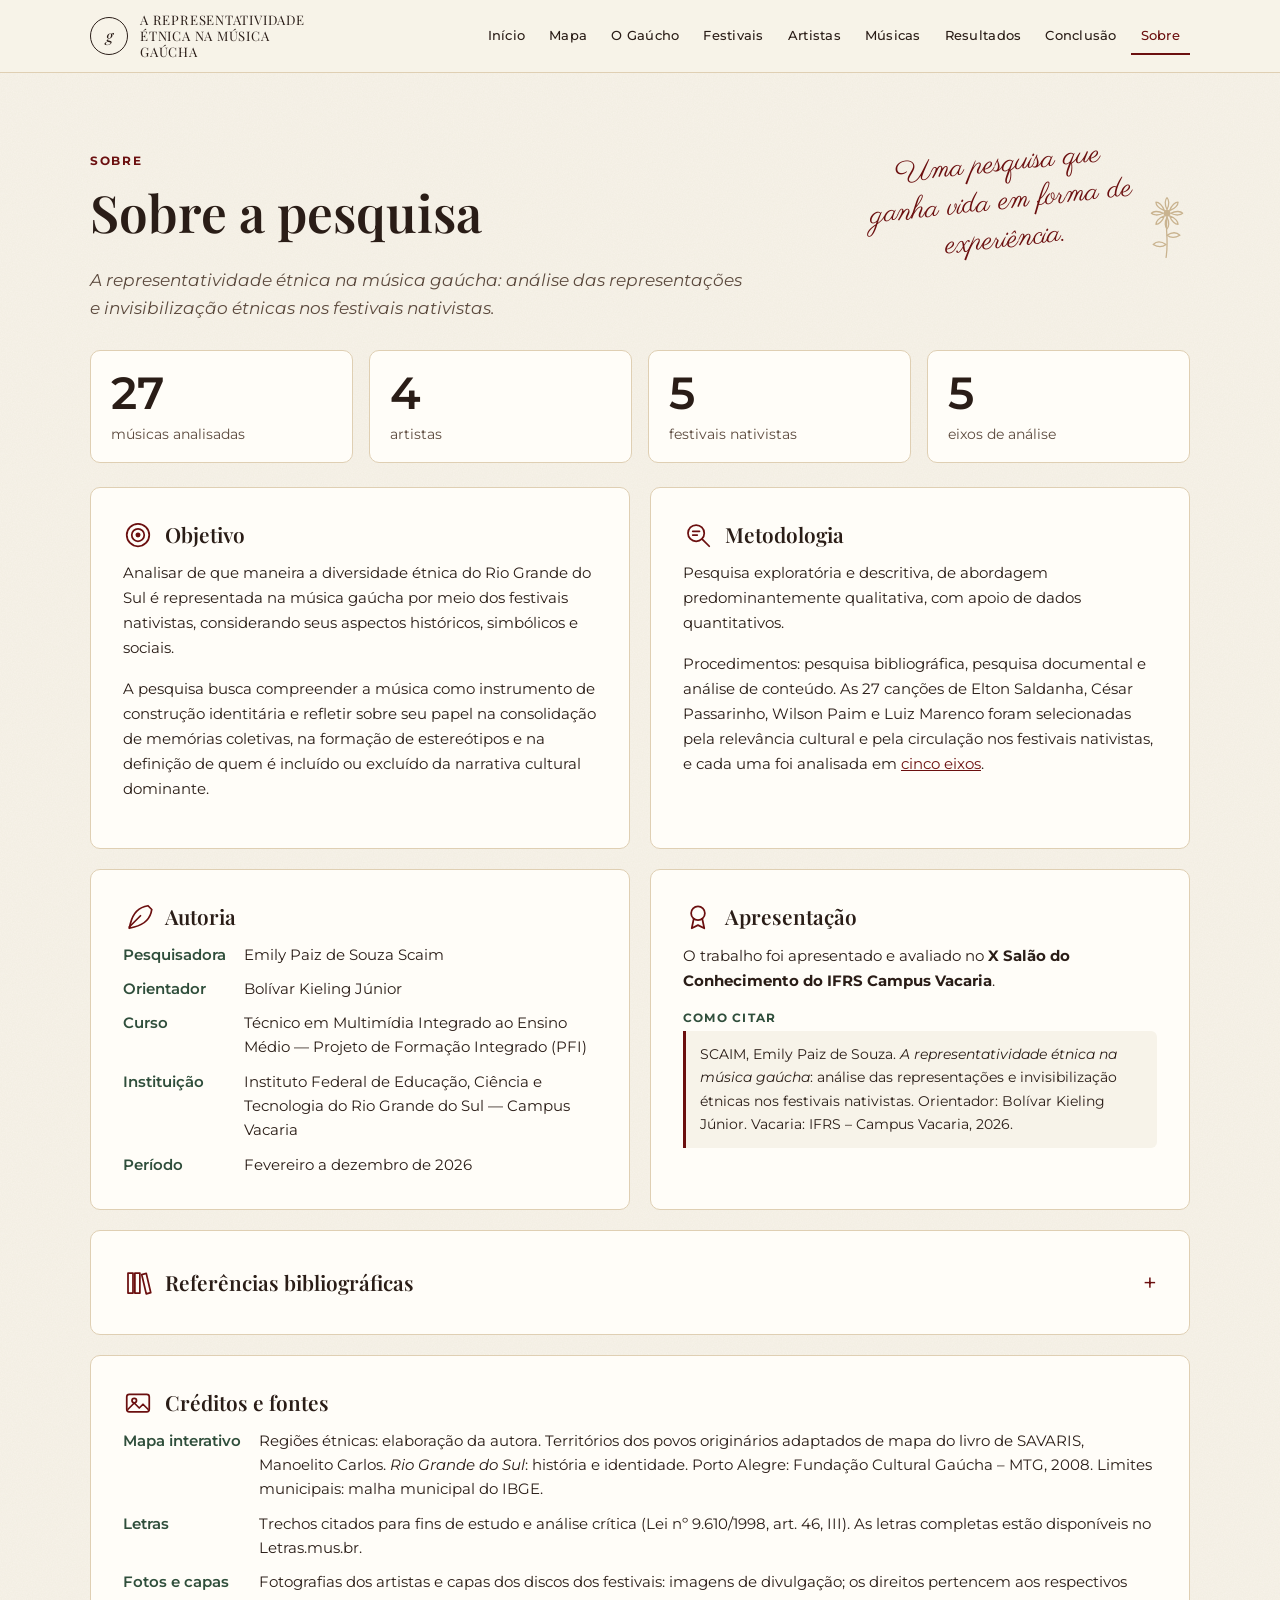
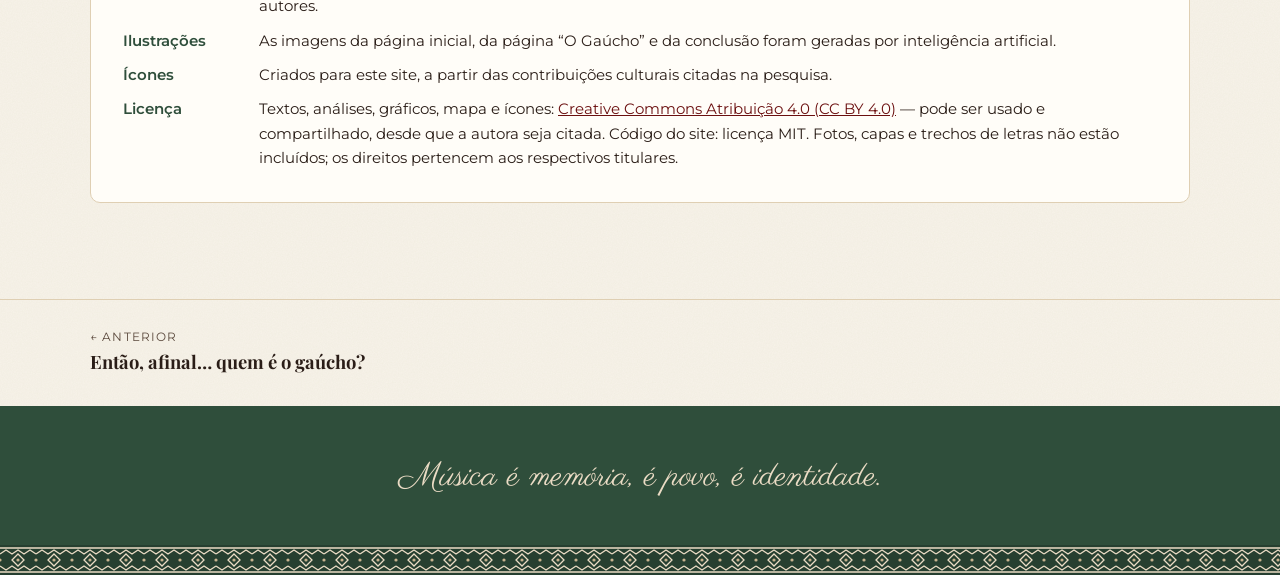
<file: sobre.html>
<!doctype html>
<html lang="pt-BR">
<head>
  <meta charset="utf-8">
  <meta name="viewport" content="width=device-width, initial-scale=1">
  <title>Sobre a pesquisa · A Representatividade Étnica na Música Gaúcha</title>
  <meta name="description" content="Objetivo, metodologia, autoria, referências e créditos da pesquisa.">
  <link rel="preconnect" href="https://fonts.googleapis.com">
  <link rel="preconnect" href="https://fonts.gstatic.com" crossorigin>
  <link href="https://fonts.googleapis.com/css2?family=Montserrat:wght@400;500;600;700&family=Playfair+Display:ital,wght@0,500;0,600;1,400;1,500&family=Parisienne&display=swap" rel="stylesheet">
  <link rel="stylesheet" href="assets/css/style.css">
</head>
<body data-pagina="sobre">
<main id="conteudo">
  <section class="secao secao-topo">
    <div class="container">
      <div class="sobre-topo">
        <div>
          <span class="eyebrow">Sobre</span>
          <h1>Sobre a pesquisa</h1>
        </div>
        <p class="sobre-frase"><span class="script">Uma pesquisa que ganha vida em forma de experiência.</span><svg viewBox="0 0 50 72" aria-hidden="true" focusable="false" fill="none" stroke="currentColor" stroke-width="1.4" stroke-linecap="round" stroke-linejoin="round"><g transform="translate(25 22)"><path d="M0 -4 C-3 -10 -2 -15 0 -17 C2 -15 3 -10 0 -4Z" transform="rotate(0)"/><path d="M0 -4 C-3 -10 -2 -15 0 -17 C2 -15 3 -10 0 -4Z" transform="rotate(45)"/><path d="M0 -4 C-3 -10 -2 -15 0 -17 C2 -15 3 -10 0 -4Z" transform="rotate(90)"/><path d="M0 -4 C-3 -10 -2 -15 0 -17 C2 -15 3 -10 0 -4Z" transform="rotate(135)"/><path d="M0 -4 C-3 -10 -2 -15 0 -17 C2 -15 3 -10 0 -4Z" transform="rotate(180)"/><path d="M0 -4 C-3 -10 -2 -15 0 -17 C2 -15 3 -10 0 -4Z" transform="rotate(225)"/><path d="M0 -4 C-3 -10 -2 -15 0 -17 C2 -15 3 -10 0 -4Z" transform="rotate(270)"/><path d="M0 -4 C-3 -10 -2 -15 0 -17 C2 -15 3 -10 0 -4Z" transform="rotate(315)"/></g><circle cx="25" cy="22" r="3" fill="currentColor"/><path d="M25 26 C23 40 27 52 24 70"/><path d="M25 46 C31 42 36 43 39 46 C34 49 29 49 25 46Z M24 56 C18 52 13 53 10 56 C15 59 20 59 24 56Z"/></svg></p>
      </div>
      <p class="lead sobre-titulo"><em>A representatividade étnica na música gaúcha: análise das representações e invisibilização étnicas nos festivais nativistas.</em></p>

      <div class="kpis sobre-numeros">
        <div class="kpi"><span class="kpi-valor">27</span><span class="kpi-rotulo">músicas analisadas</span></div>
        <div class="kpi"><span class="kpi-valor">4</span><span class="kpi-rotulo">artistas</span></div>
        <div class="kpi"><span class="kpi-valor">5</span><span class="kpi-rotulo">festivais nativistas</span></div>
        <div class="kpi"><span class="kpi-valor">5</span><span class="kpi-rotulo">eixos de análise</span></div>
      </div>

      <div class="sobre-conteudo">
      <div class="pala-vertical" aria-hidden="true"></div>
      <div class="sobre-grade">
        <section class="painel">
          <h2 class="titulo-icone"><svg viewBox="0 0 24 24" aria-hidden="true" focusable="false" fill="none" stroke="currentColor" stroke-width="1.4" stroke-linecap="round" stroke-linejoin="round"><circle cx="12" cy="12" r="9"/><circle cx="12" cy="12" r="5"/><circle cx="12" cy="12" r="1.3" fill="currentColor"/></svg>Objetivo</h2>
          <p>Analisar de que maneira a diversidade étnica do Rio Grande do Sul é representada na música gaúcha por meio dos festivais nativistas, considerando seus aspectos históricos, simbólicos e sociais.</p>
          <p>A pesquisa busca compreender a música como instrumento de construção identitária e refletir sobre seu papel na consolidação de memórias coletivas, na formação de estereótipos e na definição de quem é incluído ou excluído da narrativa cultural dominante.</p>
        </section>

        <section class="painel">
          <h2 class="titulo-icone"><svg viewBox="0 0 24 24" aria-hidden="true" focusable="false" fill="none" stroke="currentColor" stroke-width="1.4" stroke-linecap="round" stroke-linejoin="round"><circle cx="10.5" cy="10.5" r="6.5"/><path d="M15.5 15.5L21 21"/><path d="M7.8 9h5.4M7.8 12h3.6"/></svg>Metodologia</h2>
          <p>Pesquisa exploratória e descritiva, de abordagem predominantemente qualitativa, com apoio de dados quantitativos.</p>
          <p>Procedimentos: pesquisa bibliográfica, pesquisa documental e análise de conteúdo. As 27 canções de Elton Saldanha, César Passarinho, Wilson Paim e Luiz Marenco foram selecionadas pela relevância cultural e pela circulação nos festivais nativistas, e cada uma foi analisada em <a href="musicas.html">cinco eixos</a>.</p>
        </section>

        <section class="painel">
          <h2 class="titulo-icone"><svg viewBox="0 0 24 24" aria-hidden="true" focusable="false" fill="none" stroke="currentColor" stroke-width="1.4" stroke-linecap="round" stroke-linejoin="round"><path d="M20 3c-7 1-12 6-14 14l-1 4 4-1c8-2 13-7 14-14z"/><path d="M5 20l9-9"/></svg>Autoria</h2>
          <dl class="ficha-tecnica">
            <dt>Pesquisadora</dt><dd>Emily Paiz de Souza Scaim</dd>
            <dt>Orientador</dt><dd>Bolívar Kieling Júnior</dd>
            <dt>Curso</dt><dd>Técnico em Multimídia Integrado ao Ensino Médio — Projeto de Formação Integrado (PFI)</dd>
            <dt>Instituição</dt><dd>Instituto Federal de Educação, Ciência e Tecnologia do Rio Grande do Sul — Campus Vacaria</dd>
            <dt>Período</dt><dd>Fevereiro a dezembro de 2026</dd>
          </dl>
        </section>

        <section class="painel">
          <h2 class="titulo-icone"><svg viewBox="0 0 24 24" aria-hidden="true" focusable="false" fill="none" stroke="currentColor" stroke-width="1.4" stroke-linecap="round" stroke-linejoin="round"><circle cx="12" cy="9" r="5.5"/><path d="M8.6 13.4L7 21l5-2.5 5 2.5-1.6-7.6"/></svg>Apresentação</h2>
          <p>O trabalho foi apresentado e avaliado no <strong>X Salão do Conhecimento do IFRS Campus Vacaria</strong>.</p>
          <h3 class="sobre-sub">Como citar</h3>
          <p class="citar">SCAIM, Emily Paiz de Souza. <em>A representatividade étnica na música gaúcha</em>: análise das representações e invisibilização étnicas nos festivais nativistas. Orientador: Bolívar Kieling Júnior. Vacaria: IFRS – Campus Vacaria, 2026.</p>
        </section>
      </div>

      <details class="painel sobre-ref">
        <summary><h2 class="titulo-icone"><svg viewBox="0 0 24 24" aria-hidden="true" focusable="false" fill="none" stroke="currentColor" stroke-width="1.4" stroke-linecap="round" stroke-linejoin="round"><path d="M4 4h4v16H4zM9.5 4h4v16h-4z"/><path d="M15 5.3l3.6-1 3.6 15.4-3.6 1z"/></svg>Referências bibliográficas</h2></summary>
        <ul class="referencias">
          <li>DARWIN, Charles. <em>A Viagem do Beagle</em>. Tradução de A. Brito da Cunha. São Paulo: Monteiro Lobato, 1933.</li>
          <li>FLORES, Moacyr. <em>Negros na Revolução Farroupilha</em>: Lanceiros Negros e Porongos. Porto Alegre: EdiPUCRS, 2004.</li>
          <li>GOLIN, Tau. <em>A ideologia do Gauchismo</em>. Passo Fundo: UPF Editora, 1999.</li>
          <li>GOMES, Luiz Carlos; LAROQUE, Luis Fernando da Silva. Etnia e cultura no Rio Grande do Sul: a presença indígena e europeia na formação regional. <em>Revista de Estudos Culturais</em>, v. 4, n. 2, p. 31-45, 2010.</li>
          <li>HOBSBAWM, Eric; RANGER, Terence (Org.). <em>A Invenção das Tradições</em>. Tradução de Celina Cardozo et al. Rio de Janeiro: Paz e Terra, 1997.</li>
          <li>OLIVEN, Ruben George. <em>A Parte e o Todo</em>: a Diversidade Cultural no Brasil-Nação. Petrópolis: Vozes, 1992.</li>
          <li>PESAVENTO, Sandra Jatahy. A Produção da Identidade: o Rio Grande do Sul imaginado. <em>História: Questões &amp; Debates</em>, Curitiba, v. 14, n. 24/25, p. 381-395, 1993.</li>
          <li>SANTOS, José Rivair. <em>História do Rio Grande do Sul</em>: povoamento, economia e sociedade. Porto Alegre: Mediação, 2017.</li>
          <li>SAVARIS, Manoelito Carlos. <em>Manual de tradicionalismo gaúcho</em>. 2. ed. Porto Alegre: MTG/FCG, 2017.</li>
          <li>UEBEL, Roberto; PAULI, Evaldo. Imigração e colonização no Rio Grande do Sul: matrizes europeias e consolidação econômica. <em>Cadernos de História</em>, Porto Alegre, v. 16, n. 25, p. 145-168, 2015.</li>
          <li>VOGT, Cristiano. <em>A Imigração Alemã no Sul do Brasil</em>: história, cotidiano e cultura. São Leopoldo: Oikos, 2006.</li>
        </ul>
      </details>

      <section class="painel sobre-creditos">
        <h2 class="titulo-icone"><svg viewBox="0 0 24 24" aria-hidden="true" focusable="false" fill="none" stroke="currentColor" stroke-width="1.4" stroke-linecap="round" stroke-linejoin="round"><rect x="3" y="5" width="18" height="14" rx="2"/><circle cx="9" cy="10" r="1.8"/><path d="M4 17l5-5 4 4 3-3 4 4"/></svg>Créditos e fontes</h2>
        <dl class="ficha-tecnica">
          <dt>Mapa interativo</dt>
          <dd>Regiões étnicas: elaboração da autora. Territórios dos povos originários adaptados de mapa do livro de SAVARIS, Manoelito Carlos. <em>Rio Grande do Sul</em>: história e identidade. Porto Alegre: Fundação Cultural Gaúcha – MTG, 2008. Limites municipais: malha municipal do IBGE.</dd>
          <dt>Letras</dt>
          <dd>Trechos citados para fins de estudo e análise crítica (Lei nº 9.610/1998, art. 46, III). As letras completas estão disponíveis no Letras.mus.br.</dd>
          <dt>Fotos e capas</dt>
          <dd>Fotografias dos artistas e capas dos discos dos festivais: imagens de divulgação; os direitos pertencem aos respectivos autores.</dd>
          <dt>Ilustrações</dt>
          <dd>As imagens da página inicial, da página “O Gaúcho” e da conclusão foram geradas por inteligência artificial.</dd>
          <dt>Ícones</dt>
          <dd>Criados para este site, a partir das contribuições culturais citadas na pesquisa.</dd>
          <dt>Licença</dt>
          <dd>Textos, análises, gráficos, mapa e ícones: <a href="https://creativecommons.org/licenses/by/4.0/deed.pt-br" rel="license noopener" target="_blank">Creative Commons Atribuição 4.0 (CC BY 4.0)</a> — pode ser usado e compartilhado, desde que a autora seja citada. Código do site: licença MIT. Fotos, capas e trechos de letras não estão incluídos; os direitos pertencem aos respectivos titulares.</dd>
        </dl>
      </section>
      </div>
    </div>
  </section>
</main>
<script src="assets/js/main.js"></script>
</body>
</html>
</file>
<file: assets/css/style.css>
/* =========================================================
   A Representatividade Étnica na Música Gaúcha — estilos
   Paleta base: #6B0F0F (vinho) · #2F4E3B (verde) · #EBDCC5 (bege) · #C9B38F (caramelo) · #F7F3E9 (creme)
   ========================================================= */

:root {
  --bege: #ebdcc5;
  --bege-claro: #f7f3e9;
  --bege-escuro: #c9b38f; /* caramelo */
  --verde: #2f4e3b;
  --verde-claro: #3e6650;
  --vinho: #6b0f0f;
  --vinho-claro: #8c2020;
  --tinta: #2a1d17;        /* texto principal */
  --tinta-suave: #5c4a3e;  /* texto secundário */
  --linha: #dfcfb3;        /* bordas e divisórias */
  --branco: #fffdf8;

  --fonte-titulo: "Playfair Display", Georgia, "Times New Roman", serif;
  --fonte-texto: "Montserrat", "Segoe UI", Arial, sans-serif;

  --largura: 1180px;
  --gutter: clamp(16px, 4vw, 40px);
  --raio: 10px;
  --sombra: 0 6px 24px rgba(42, 29, 23, .10);
  --altura-header: 72px;
}

/* ---------- Base ---------- */
*, *::before, *::after { box-sizing: border-box; }
[hidden] { display: none !important; }
html { scroll-behavior: smooth; }
body {
  margin: 0;
  font-family: var(--fonte-texto);
  font-size: 16px;
  line-height: 1.65;
  color: var(--tinta);
  background: var(--bege-claro);
  -webkit-font-smoothing: antialiased;
  overflow-x: hidden;
}
img { max-width: 100%; display: block; }
a { color: var(--vinho); }
h1, h2, h3, h4 {
  font-family: var(--fonte-titulo);
  font-weight: 600;
  line-height: 1.15;
  margin: 0 0 .5em;
  color: var(--tinta);
}
h1 { font-size: clamp(2rem, 4.5vw, 3.2rem); }
h2 { font-size: clamp(1.5rem, 3vw, 2.1rem); }
h3 { font-size: 1.25rem; }
p { margin: 0 0 1em; }
.lead { font-size: 1.05rem; color: var(--tinta-suave); max-width: 46ch; }

.container {
  width: 100%;
  max-width: var(--largura);
  margin: 0 auto;
  padding: 0 var(--gutter);
}
.skip-link {
  position: absolute; left: -999px; top: 8px;
  background: var(--verde); color: var(--branco); padding: 8px 14px; z-index: 200;
}
.skip-link:focus { left: 8px; }
:focus-visible { outline: 3px solid var(--vinho); outline-offset: 2px; }

/* ---------- Cabeçalho ---------- */
.site-header {
  position: sticky; top: 0; z-index: 100;
  background: rgba(247, 243, 233, .96);
  backdrop-filter: blur(6px);
  border-bottom: 1px solid var(--linha);
}
.site-header .container {
  display: flex; align-items: center; justify-content: space-between;
  gap: 24px; min-height: var(--altura-header);
}
.brand {
  display: flex; align-items: center; gap: 12px;
  text-decoration: none; color: var(--tinta);
  font-family: var(--fonte-titulo);
  font-size: .82rem; line-height: 1.2; letter-spacing: .06em; text-transform: uppercase;
  max-width: 230px;
}
.brand-mark {
  flex: none; width: 38px; height: 38px; border-radius: 50%;
  border: 1.5px solid currentColor;
  display: grid; place-items: center;
  font-size: 1rem; font-style: italic; text-transform: none; letter-spacing: 0;
}
.nav-toggle {
  display: none; background: none; border: 0; cursor: pointer;
  width: 44px; height: 44px; color: inherit; padding: 10px;
}
.nav-toggle span, .nav-toggle span::before, .nav-toggle span::after {
  display: block; width: 24px; height: 2px; background: currentColor; position: relative; transition: .2s;
}
.nav-toggle span::before, .nav-toggle span::after { content: ""; position: absolute; left: 0; }
.nav-toggle span::before { top: -7px; }
.nav-toggle span::after { top: 7px; }
.nav-open .nav-toggle span { background: transparent; }
.nav-open .nav-toggle span::before { top: 0; transform: rotate(45deg); }
.nav-open .nav-toggle span::after { top: 0; transform: rotate(-45deg); }

.site-nav ul { list-style: none; margin: 0; padding: 0; display: flex; gap: 4px; flex-wrap: wrap; }
.site-nav a {
  display: block; padding: 8px 10px; border-radius: 6px;
  text-decoration: none; color: inherit;
  font-size: .82rem; font-weight: 500; letter-spacing: .02em;
}
.site-nav a:hover { background: rgba(107, 15, 15, .08); }
.site-nav a[aria-current="page"] { color: var(--vinho); box-shadow: inset 0 -2px 0 var(--vinho); border-radius: 0; }

/* Cabeçalho transparente sobre a capa (index e conclusão) */
.hero-page .site-header {
  position: absolute; left: 0; right: 0;
  background: transparent; backdrop-filter: none; border-bottom: 0;
  color: var(--branco);
}
.hero-page .brand { color: var(--branco); }
.hero-page .site-nav a[aria-current="page"] { color: var(--branco); box-shadow: inset 0 -2px 0 var(--bege); }
.hero-page .site-nav a:hover { background: rgba(255, 255, 255, .12); }

@media (max-width: 1080px) {
  .nav-toggle { display: block; }
  .site-nav {
    position: fixed; inset: var(--altura-header) 0 auto 0;
    background: var(--bege-claro); color: var(--tinta);
    border-bottom: 1px solid var(--linha); box-shadow: var(--sombra);
    max-height: 0; overflow: hidden; transition: max-height .3s ease;
  }
  .nav-open .site-nav { max-height: 80vh; overflow-y: auto; }
  .site-nav ul { flex-direction: column; padding: 8px var(--gutter) 16px; }
  .site-nav a { padding: 12px 8px; font-size: .95rem; border-bottom: 1px solid var(--linha); border-radius: 0; }
  .hero-page .site-nav a[aria-current="page"],
  .site-nav a[aria-current="page"] { color: var(--vinho); box-shadow: none; font-weight: 700; }
  .hero-page.nav-open .site-header { background: rgba(42, 29, 23, .85); }
}

/* ---------- Botões ---------- */
.btn {
  display: inline-flex; align-items: center; gap: 10px;
  padding: 11px 22px; border-radius: 999px;
  font-family: var(--fonte-texto); font-size: .88rem; font-weight: 600;
  text-decoration: none; cursor: pointer; border: 1.5px solid transparent;
  transition: background .2s, color .2s, transform .2s;
}
.btn::after { content: "→"; transition: transform .2s; }
.btn:hover::after { transform: translateX(3px); }
.btn-verde { background: var(--verde); color: var(--branco); }
.btn-verde:hover { background: var(--verde-claro); }
.btn-vinho { background: var(--vinho); color: var(--branco); }
.btn-vinho:hover { background: var(--vinho-claro); }
.btn-contorno { border-color: currentColor; color: inherit; background: transparent; }
.btn-contorno:hover { background: rgba(255, 255, 255, .12); }
.btn-sem-seta::after { content: none; }

/* ---------- Espaços reservados para imagens ---------- */
.ph {
  position: relative;
  display: grid; place-items: center; text-align: center;
  min-height: 160px; padding: 16px;
  border: 1.5px dashed var(--bege-escuro);
  border-radius: var(--raio);
  background:
    repeating-linear-gradient(135deg, rgba(92,74,62,.06) 0 10px, transparent 10px 20px),
    var(--bege);
  color: var(--tinta-suave);
  font-size: .78rem; font-weight: 600; letter-spacing: .04em; text-transform: uppercase;
}
.ph::before {
  content: ""; display: block; width: 28px; height: 22px; margin: 0 auto 8px;
  border: 2px solid currentColor; border-radius: 3px; opacity: .6;
  background: linear-gradient(135deg, transparent 55%, currentColor 55% 62%, transparent 62%);
}
.ph-circulo { border-radius: 50%; aspect-ratio: 1; min-height: 0; }
.ph-escuro {
  border-color: rgba(247, 243, 233, .35);
  background:
    repeating-linear-gradient(135deg, rgba(255,255,255,.04) 0 10px, transparent 10px 20px),
    transparent;
  color: rgba(247, 243, 233, .7);
}

/* ---------- Seções ---------- */
main { display: block; }
.secao { padding: clamp(48px, 8vw, 96px) 0; }
.secao-topo { padding-top: clamp(40px, 6vw, 72px); }
.eyebrow {
  display: inline-block; margin-bottom: 12px;
  font-size: .75rem; font-weight: 700; letter-spacing: .14em; text-transform: uppercase;
  color: var(--vinho);
}
.duas-colunas {
  display: grid; gap: clamp(28px, 5vw, 64px);
  grid-template-columns: minmax(0, 1fr) minmax(0, 1.2fr);
  align-items: start;
}
@media (max-width: 820px) { .duas-colunas { grid-template-columns: 1fr; } }

.aviso-pendente {
  display: inline-block; font-size: .78rem; color: var(--tinta-suave);
  background: var(--bege); border-left: 3px solid var(--vinho);
  padding: 6px 12px; border-radius: 0 6px 6px 0;
}

/* ---------- Capa (página 1) e Conclusão (página 9) ---------- */
.hero {
  position: relative; min-height: 100vh; min-height: 100svh;
  display: flex; align-items: center;
  color: var(--branco);
  background:
    radial-gradient(ellipse at 75% 40%, rgba(107, 15, 15, .35), transparent 60%),
    linear-gradient(120deg, #3d0909 0%, var(--vinho) 45%, #4a2a12 100%);
  overflow: hidden;
}
.hero-fundo { position: absolute; inset: 0; border-radius: 0; border: 0; width: 100%; height: 100%; object-fit: cover; }

/* Página 3: aquarela de fundo, texto à esquerda e conceitos à direita */
.secao-papel {
  position: relative; overflow: hidden; background: #f1e6d4;
  min-height: calc(100vh - var(--altura-header)); min-height: calc(100svh - var(--altura-header));
  display: flex; align-items: center; padding: clamp(40px, 6vw, 72px) 0;
}
.papel-fundo { position: absolute; inset: 0; width: 100%; height: 100%; object-fit: cover; object-position: 55% 40%; }
.secao-papel::after { /* suaviza a borda esquerda para leitura do texto */
  content: ""; position: absolute; inset: 0; pointer-events: none;
  background: linear-gradient(90deg, rgba(241, 230, 212, .92) 0%, rgba(241, 230, 212, .55) 30%, transparent 48%);
}
.papel-grade { position: relative; z-index: 1; display: flex; justify-content: space-between; align-items: center; gap: 32px; }
.papel-texto { max-width: 400px; }
.papel-conceitos { width: 300px; flex: none; }
.papel-conceitos .conceito-btn { background: rgba(247, 243, 233, .94); backdrop-filter: blur(2px); }
@media (max-width: 860px) {
  .secao-papel { display: block; min-height: 0; padding-top: 0; }
  .papel-fundo { position: relative; height: 56vw; object-position: 50% 40%; }
  .secao-papel::after { display: none; }
  .papel-grade { flex-direction: column; align-items: stretch; padding-top: 28px; }
  .papel-texto { max-width: none; }
  .papel-conceitos { width: 100%; }
}
.hero-fundo.ph { align-items: end; padding-bottom: 90px; }
.hero::after { /* escurece para leitura do texto quando a imagem real entrar */
  content: ""; position: absolute; inset: 0;
  background: linear-gradient(90deg, rgba(20, 8, 4, .55) 0%, rgba(20, 8, 4, .1) 70%);
  pointer-events: none;
}
.hero .container { position: relative; z-index: 1; padding-top: var(--altura-header); }
.hero h1 {
  color: var(--branco); font-style: italic; font-weight: 500;
  font-size: clamp(3rem, 9vw, 6.4rem); line-height: .95; margin-bottom: 24px;
}
.hero h1 small { display: block; font-size: .5em; font-weight: 400; }
.hero p { font-size: clamp(1rem, 1.6vw, 1.15rem); max-width: 34ch; color: rgba(247, 243, 233, .9); }
.hero .btn { margin-top: 16px; }
.hero-conclusao { text-align: center; justify-content: center;
  background: linear-gradient(180deg, #4a1e0c 0%, #7a3412 45%, #2a1d17 100%); }
.hero-conclusao .container { display: flex; flex-direction: column; align-items: center; }
.hero-conclusao h1 { font-size: clamp(2.4rem, 6.5vw, 4.6rem); }
.hero-conclusao p { max-width: 58ch; }
.hero-conclusao::after { background: rgba(20, 8, 4, .35); }
.rolar {
  position: absolute; left: 50%; bottom: 24px; z-index: 1; transform: translateX(-50%);
  color: var(--branco); font-size: 1.4rem; text-decoration: none; opacity: .8;
  animation: flutuar 2s ease-in-out infinite;
}
@keyframes flutuar { 50% { transform: translate(-50%, 6px); } }

/* ---------- Mapa (página 2) ---------- */
.mapa-grid {
  display: grid; grid-template-columns: minmax(0, .75fr) minmax(0, 1.5fr); grid-template-rows: auto 1fr;
  grid-template-areas: "texto palco" "lateral palco"; column-gap: clamp(24px, 4vw, 56px); align-items: start;
}
.mapa-texto { grid-area: texto; }
.mapa-palco { grid-area: palco; }
.mapa-lateral { grid-area: lateral; }
@media (max-width: 900px) {
  .mapa-grid { grid-template-columns: 1fr; grid-template-areas: "texto" "palco" "lateral"; }
}

.legenda-povos { list-style: none; padding: 0; margin: 8px 0 0; display: grid; gap: 4px; }
.povo-btn {
  display: flex; align-items: center; gap: 12px; width: 100%; padding: 6px 10px 6px 6px;
  background: none; border: 1px solid transparent; border-radius: 999px; cursor: pointer;
  font-family: var(--fonte-texto); font-size: .9rem; color: var(--tinta); text-align: left;
  transition: opacity .3s, background .2s, border-color .2s;
}
.povo-btn:hover { background: var(--branco); border-color: var(--linha); }
.povo-btn.ativo { background: var(--branco); border-color: currentColor; }
.povo-btn.ausente { opacity: .45; }
.povo-btn .povo-nome { font-weight: 600; }
.povo-btn .povo-data { margin-left: auto; font-size: .78rem; color: var(--tinta-suave); }
.povo-icone { flex: none; width: 32px; height: 32px; border-radius: 50%; display: grid; place-items: center; color: var(--branco); }
.povo-icone.grande { width: 48px; height: 48px; }
@media (max-width: 900px) {
  .legenda-povos { grid-template-columns: repeat(auto-fill, minmax(190px, 1fr)); }
}

.mapa-palco { position: relative; }
.mapa-figura { margin: 0; }
.mapa-figura svg { display: block; width: 100%; height: auto; max-height: 78vh; }
.area { stroke: var(--bege-claro); stroke-width: 2; stroke-linejoin: round; cursor: pointer; transition: opacity .6s ease, filter .2s; }
.area:hover, .area.ativo { filter: brightness(1.12) saturate(1.1); }
.area-orig.esmaecida { opacity: .32; }
.area-orig.oculta { opacity: 0; pointer-events: none; }
.area-reg { opacity: 0; pointer-events: none; }
.area-reg.visivel { opacity: 1; pointer-events: auto; }
.area-reg.nova { animation: chegada 1s ease; }
@keyframes chegada { from { opacity: 0; } 40% { filter: brightness(1.35); } }
.pino { cursor: pointer; transition: transform .7s cubic-bezier(.4, 0, .2, 1), opacity .4s; }
.pino-fundo { stroke: var(--branco); stroke-width: 3; filter: drop-shadow(0 2px 4px rgba(0,0,0,.3)); transition: r .2s; }
.pino:hover .pino-fundo, .pino.ativo .pino-fundo { r: 28; }
.pino.ativo .pino-fundo { stroke: var(--tinta); }
.pino.oculto { opacity: 0; pointer-events: none; }
.pino:focus { outline: none; }
.pino:focus-visible .pino-fundo { stroke: var(--tinta); stroke-width: 4; }

.mapa-card {
  position: relative; margin-top: 8px;
  background: var(--branco); border: 1px solid var(--linha); border-radius: 14px; box-shadow: var(--sombra);
  padding: 22px 22px 18px; font-size: .9rem; animation: surgir .3s ease;
}
@keyframes surgir { from { opacity: 0; transform: translateY(6px); } }
.card-voltar { margin-top: 14px; background: none; border: 0; padding: 0; cursor: pointer;
  font-family: var(--fonte-texto); font-size: .82rem; font-weight: 600; color: var(--verde); }
.card-voltar:hover { color: var(--vinho); }
.mapa-card .janela-fechar { top: 6px; right: 6px; }
.card-topo { display: flex; gap: 14px; align-items: center; margin-bottom: 14px; padding-right: 28px; }
.card-topo h2 { font-size: 1.45rem; margin: 0; }
.card-data { display: block; font-size: .8rem; font-weight: 600; color: var(--vinho); margin-top: 2px; }
.card-onde { color: var(--tinta-suave); }
.card-rotulo { margin: 14px 0 6px; font-size: .74rem; font-weight: 700; letter-spacing: .1em; text-transform: uppercase; color: var(--verde); }
.card-contrib { margin: 0; padding-left: 18px; }
.card-contrib li { margin-bottom: 2px; }

.tempo-controle { display: flex; align-items: center; gap: 20px; margin-top: 32px; padding: 18px 20px;
  background: var(--branco); border: 1px solid var(--linha); border-radius: var(--raio); }
.tempo-botoes { display: flex; gap: 6px; flex: none; }
.tempo-nav { width: 40px; height: 40px; border-radius: 50%; border: 1.5px solid var(--verde); background: none; color: var(--verde);
  cursor: pointer; font-size: 1rem; display: grid; place-items: center; }
.tempo-nav:hover:not(:disabled) { background: var(--verde); color: var(--branco); }
.tempo-nav:disabled { opacity: .35; cursor: default; }
.tempo-play { background: var(--verde); color: var(--branco); font-size: .8rem; }
.tempo-linha { position: relative; list-style: none; margin: 0; padding: 0; flex: 1; display: grid; grid-template-columns: repeat(7, minmax(0, 1fr)); }
.tempo-linha::before { content: ""; position: absolute; left: 7%; right: 7%; top: 9px; height: 2px; background: var(--bege-escuro); }
.tempo-ponto { position: relative; width: 100%; background: none; border: 0; padding: 26px 4px 0; cursor: pointer;
  font-family: var(--fonte-texto); text-align: center; color: var(--tinta-suave); }
.tempo-ponto::before { content: ""; position: absolute; top: 2px; left: 50%; width: 16px; height: 16px; margin-left: -8px; border-radius: 50%;
  background: var(--bege-claro); border: 2px solid var(--bege-escuro); transition: .3s; }
.tempo-ponto.passado::before { background: var(--vinho); border-color: var(--vinho); }
.tempo-ponto[aria-current]::before { background: var(--vinho); border-color: var(--vinho); box-shadow: 0 0 0 5px rgba(107, 15, 15, .18); transform: scale(1.15); }
.tempo-ano { display: block; font-family: var(--fonte-titulo); font-size: 1.05rem; font-weight: 600; color: var(--tinta); line-height: 1.2; }
.tempo-sub { display: block; font-size: .7rem; line-height: 1.3; margin-top: 2px; }
.tempo-ponto[aria-current] .tempo-ano { color: var(--vinho); }
.tempo-ponto:hover .tempo-ano { color: var(--vinho); }
.tempo-legenda { margin: 14px 0 0; font-size: .92rem; color: var(--tinta-suave); text-align: center; min-height: 1.6em; }
@media (max-width: 760px) {
  .tempo-controle { flex-direction: column; align-items: stretch; padding: 16px 12px; }
  .tempo-botoes { justify-content: center; }
  .tempo-linha { overflow-x: auto; grid-template-columns: repeat(7, minmax(84px, 1fr)); scrollbar-width: thin; }
  .tempo-linha::before { left: 42px; right: 42px; }
}

/* ---------- Conceitos (página 3) ---------- */
.conceitos { display: grid; gap: 12px; margin-top: 28px; }
.conceito-btn {
  display: flex; align-items: center; gap: 14px; width: 100%;
  padding: 16px 20px; text-align: left; cursor: pointer;
  background: var(--branco); border: 1px solid var(--linha); border-radius: var(--raio);
  font-family: var(--fonte-titulo); font-size: 1.15rem; color: var(--tinta);
  transition: border-color .2s, transform .2s, box-shadow .2s;
}
.conceito-btn::before {
  content: "+"; flex: none; width: 28px; height: 28px; border-radius: 50%;
  display: grid; place-items: center; border: 1.5px solid var(--vinho); color: var(--vinho);
  font-family: var(--fonte-texto); font-weight: 600;
}
.conceito-btn::after { content: "→"; margin-left: auto; color: var(--tinta-suave); }
.conceito-btn:hover { border-color: var(--vinho); transform: translateX(4px); box-shadow: var(--sombra); }

/* ---------- Janela (dialog) ---------- */
dialog.janela {
  width: min(560px, calc(100vw - 32px)); max-height: 86vh;
  padding: 0; border: 0; border-radius: 14px;
  background: var(--bege-claro); color: var(--tinta); box-shadow: 0 20px 60px rgba(0,0,0,.35);
}
dialog.janela::backdrop { background: rgba(42, 29, 23, .55); }
.janela-corpo { padding: 32px clamp(20px, 5vw, 36px) 28px; }
.janela-fechar {
  position: absolute; top: 10px; right: 10px; width: 40px; height: 40px;
  border: 0; border-radius: 50%; background: transparent; cursor: pointer;
  font-size: 1.5rem; color: var(--tinta-suave);
}
.janela-fechar:hover { background: var(--bege); }
.janela .meta { font-size: .85rem; color: var(--tinta-suave); margin-bottom: 16px; }
.janela-corpo p { font-size: .95rem; }
.janela-sintese { margin: 18px 0 0; padding: 12px 14px; background: var(--bege); border-left: 3px solid var(--vinho); border-radius: 0 6px 6px 0; }

/* ---------- Festivais / linha do tempo (página 4) ---------- */
.linha-tempo {
  position: relative; list-style: none; margin: 48px 0 0; padding: 0;
  display: grid; grid-template-columns: repeat(5, minmax(0, 1fr)); gap: 20px;
}
.linha-tempo::before {
  content: ""; position: absolute; left: 0; right: 0; top: 72px; height: 2px;
  background: linear-gradient(90deg, transparent, var(--vinho) 8%, var(--vinho) 92%, transparent);
}
.festival-btn {
  position: relative; width: 100%; background: none; border: 0; padding: 0; cursor: pointer;
  text-align: center; color: var(--tinta); font-family: var(--fonte-texto);
}
.festival-capa { display: block; width: 144px; height: 144px; max-width: 100%; margin: 0 auto 16px; border-radius: 8px; object-fit: cover; box-shadow: var(--sombra); transition: transform .2s, box-shadow .2s; }
.festival-btn .ph.festival-capa { display: grid; min-height: 0; font-size: .62rem; padding: 10px; box-shadow: none; }
.festival-btn .ano {
  display: inline-block; margin-bottom: 8px; padding: 2px 10px; border-radius: 999px;
  background: var(--vinho); color: var(--branco); font-size: .78rem; font-weight: 700;
}
.festival-btn strong { display: block; font-family: var(--fonte-titulo); font-size: 1.08rem; line-height: 1.25; }
.festival-btn .cidade { display: block; font-size: .85rem; color: var(--tinta-suave); margin-top: 4px; }
.festival-btn .mais { display: inline-block; margin-top: 10px; font-size: .78rem; font-weight: 600; color: var(--verde); }
.festival-btn:hover .festival-capa { transform: translateY(-3px); box-shadow: 0 10px 28px rgba(42, 29, 23, .2); }
.festival-btn:hover strong { color: var(--vinho); }
@media (max-width: 860px) {
  .linha-tempo { grid-template-columns: 1fr; gap: 0; padding-left: 28px; }
  .linha-tempo::before { left: 8px; right: auto; top: 0; bottom: 0; width: 2px; height: auto;
    background: var(--vinho); }
  .linha-tempo li { position: relative; padding: 0 0 28px; }
  .linha-tempo li::before { content: ""; position: absolute; left: -26px; top: 22px; width: 14px; height: 14px;
    border-radius: 50%; background: var(--bege-claro); border: 2px solid var(--vinho); }
  .festival-btn { display: grid; grid-template-columns: 96px 1fr; gap: 16px; text-align: left; align-items: center; }
  .festival-capa { width: 96px; height: 96px; margin: 0; }
}

/* ---------- Artistas (página 5) ---------- */
.artistas { display: grid; gap: 20px; grid-template-columns: repeat(4, minmax(0, 1fr)); margin-top: 40px; }
.artista {
  background: var(--branco); border: 1px solid var(--linha); border-radius: var(--raio);
  overflow: hidden; display: flex; flex-direction: column;
}
.artista .ph { border-radius: 0; border-width: 0 0 1.5px; aspect-ratio: 3 / 4; min-height: 0; }
.artista-foto { width: 100%; aspect-ratio: 3 / 4; object-fit: cover; object-position: center top; background: var(--bege); }
.artista-texto { padding: 18px 18px 22px; }
.artista h3 { margin-bottom: 8px; }
.artista p { font-size: .9rem; color: var(--tinta-suave); margin: 0; }
@media (max-width: 960px) { .artistas { grid-template-columns: repeat(2, minmax(0, 1fr)); } }
@media (max-width: 520px) { .artistas { grid-template-columns: 1fr; } }

/* ---------- Músicas (página 6) ---------- */
.eixos { list-style: none; counter-reset: eixo; padding: 0; margin: 24px 0 0; display: grid; gap: 12px; }
.eixos li { counter-increment: eixo; display: flex; align-items: center; gap: 14px; font-weight: 500; }
.eixos li::before {
  content: counter(eixo); flex: none; width: 32px; height: 32px; border-radius: 50%;
  display: grid; place-items: center; background: var(--vinho); color: var(--branco);
  font-weight: 700; font-size: .9rem;
}
.grupo-artista { margin-top: 56px; }
.grupo-artista h2 { display: flex; align-items: baseline; gap: 12px; border-bottom: 1px solid var(--linha); padding-bottom: 12px; }
.grupo-artista h2 small { font-family: var(--fonte-texto); font-size: .85rem; font-weight: 500; color: var(--tinta-suave); }
.lista-musicas { list-style: none; padding: 0; margin: 20px 0 0; display: grid; gap: 12px;
  grid-template-columns: repeat(auto-fill, minmax(240px, 1fr)); }
.musica-card {
  display: flex; align-items: center; gap: 14px; height: 100%;
  padding: 16px 18px; border-radius: var(--raio);
  background: var(--branco); border: 1px solid var(--linha);
  text-decoration: none; color: var(--tinta);
  transition: border-color .2s, transform .2s, box-shadow .2s;
}
.musica-card .num { flex: none; font-family: var(--fonte-titulo); font-size: 1.4rem; color: var(--vinho); min-width: 2ch; }
.musica-card strong { display: block; font-family: var(--fonte-titulo); font-size: 1.05rem; line-height: 1.25; }
.musica-card span.ver { display: block; font-size: .78rem; color: var(--verde); font-weight: 600; margin-top: 4px; }
.musica-card:hover { border-color: var(--vinho); transform: translateY(-2px); box-shadow: var(--sombra); }

/* ---------- Ficha da música (página 7) ---------- */
.voltar { display: inline-flex; gap: 8px; font-size: .88rem; font-weight: 600; text-decoration: none; color: var(--tinta-suave); margin-bottom: 24px; }
.voltar:hover { color: var(--vinho); }
.ficha-topo { display: flex; flex-wrap: wrap; align-items: end; justify-content: space-between; gap: 12px 32px;
  border-bottom: 1px solid var(--linha); padding-bottom: 24px; margin-bottom: 32px; }
.ficha-topo h1 { margin: 0; }
.ficha-topo .artista-nome { font-size: 1.05rem; color: var(--tinta-suave); margin: 6px 0 0; }
.ficha { display: grid; grid-template-columns: minmax(0, 1fr) minmax(0, 1.15fr); gap: clamp(24px, 4vw, 48px); align-items: start; }
@media (max-width: 860px) { .ficha { grid-template-columns: 1fr; } }
.painel { background: var(--branco); border: 1px solid var(--linha); border-radius: var(--raio); padding: clamp(20px, 3vw, 32px); }
.painel > h2 { font-size: 1.3rem; }
.analise-eixo { padding: 18px 0; border-top: 1px solid var(--linha); }
.analise-eixo:first-of-type { border-top: 0; padding-top: 4px; }
.analise-eixo h3 { display: flex; align-items: center; gap: 12px; font-size: 1.05rem; }
.analise-eixo h3 .n { flex: none; width: 26px; height: 26px; border-radius: 50%; display: grid; place-items: center;
  background: var(--vinho); color: var(--branco); font-family: var(--fonte-texto); font-size: .78rem; font-weight: 700; }
.analise-eixo p, .analise-eixo blockquote { font-size: .95rem; }
.analise-eixo blockquote { margin: 10px 0 0; padding: 8px 14px; border-left: 3px solid var(--verde);
  background: var(--bege-claro); font-family: var(--fonte-titulo); font-style: italic; }
.analise-eixo .rotulo { margin: 14px 0 6px; font-size: .78rem; font-weight: 700; letter-spacing: .08em; text-transform: uppercase; color: var(--verde); }
.analise-eixo .rotulo-inline { color: var(--verde); }
.analise-eixo blockquote + blockquote { margin-top: 6px; }
.analise-eixo blockquote + p:not(.rotulo) { margin-top: 12px; }
.nota { font-size: .85rem; color: var(--tinta-suave); margin-top: -4px; }
.trechos { list-style: none; padding: 0; margin: 0 0 24px; display: grid; gap: 14px; }
.trechos li { font-family: var(--fonte-titulo); font-style: italic; font-size: 1.05rem; line-height: 1.6;
  padding-left: 16px; border-left: 3px solid var(--vinho); }
.btn-letra { font-size: .82rem; }
.letra { max-height: calc(100vh - var(--altura-header) - 40px); overflow-y: auto; }
.letra { position: sticky; top: calc(var(--altura-header) + 20px); }
.letra pre { margin: 0; white-space: pre-wrap; font-family: var(--fonte-titulo); font-size: 1.02rem; line-height: 1.8; }
@media (max-width: 860px) { .letra { position: static; max-height: none; overflow: visible; } }
.ficha-nav { display: flex; justify-content: space-between; gap: 16px; flex-wrap: wrap; margin-top: 40px; }
.ficha-nav a { text-decoration: none; font-weight: 600; font-size: .9rem; color: var(--verde); }
.ficha-nav a:hover { color: var(--vinho); }
.vazio { color: var(--tinta-suave); font-style: italic; }

/* ---------- Resultados (página 8) ---------- */
.abas { display: flex; flex-wrap: wrap; gap: 6px; margin: 28px 0 20px; }
.abas button {
  padding: 8px 16px; border-radius: 6px; border: 1px solid var(--linha);
  background: var(--branco); cursor: pointer; font-family: var(--fonte-texto); font-size: .85rem; font-weight: 600; color: var(--tinta);
}
.abas button[aria-selected="true"] { background: var(--vinho); color: var(--branco); border-color: var(--vinho); }
.resultados-layout { display: grid; grid-template-columns: minmax(0, 1.6fr) minmax(0, 1fr); gap: 32px; align-items: start; }
@media (max-width: 860px) { .resultados-layout { grid-template-columns: 1fr; } }
.kpis { display: grid; grid-template-columns: repeat(4, minmax(0, 1fr)); gap: 16px; margin: 32px 0 8px; }
@media (max-width: 860px) { .kpis { grid-template-columns: repeat(2, minmax(0, 1fr)); } }
.kpi { background: var(--branco); border: 1px solid var(--linha); border-radius: var(--raio); padding: 18px 20px; }
.kpi-valor { display: block; font-family: var(--fonte-texto); font-weight: 600; font-size: clamp(2rem, 4vw, 2.8rem); line-height: 1.1; color: var(--tinta); }
.kpi-rotulo { display: block; margin-top: 6px; font-size: .85rem; color: var(--tinta-suave); line-height: 1.4; }

.grafico h2 { font-size: 1.35rem; margin-bottom: 4px; }
.grafico-sub { font-size: .88rem; color: var(--tinta-suave); margin-bottom: 24px; }
.grafico-nota { margin: 24px 0 0; padding-top: 16px; border-top: 1px solid var(--linha); font-size: .92rem; }
.barras { display: grid; gap: 14px; }
.barra-linha { display: grid; grid-template-columns: minmax(120px, 34%) 1fr; gap: 16px; align-items: center; border-radius: 6px; padding: 2px 4px; cursor: default; }
.barra-linha:hover, .barra-linha:focus-visible { background: var(--bege-claro); }
.barra-nome { font-size: .88rem; color: var(--tinta); line-height: 1.3; }
.barra-trilho { display: flex; align-items: center; gap: 10px; min-height: 28px; border-left: 1px solid var(--linha); }
.barra { display: block; height: 24px; background: var(--vinho); border-radius: 0 4px 4px 0; min-width: 0; }
.barra-neutra { background: #a9a193; }
.barra-valor { font-size: .88rem; font-weight: 600; font-variant-numeric: tabular-nums; color: var(--tinta); }
.pilha { display: flex; gap: 2px; height: 24px; }
.pilha-seg { display: flex; align-items: center; justify-content: center; min-width: 0; font-size: .75rem; font-weight: 600; cursor: default; }
.pilha-seg:first-child { border-radius: 0; }
.pilha-seg:last-child { border-radius: 0 4px 4px 0; }
.pilha-seg:hover, .pilha-seg:focus-visible, .segmento:hover, .segmento:focus-visible { filter: brightness(1.15); outline: none; }
.segmentada { display: flex; gap: 2px; height: 28px; }
.segmento { display: flex; align-items: center; padding: 0 8px; border-radius: 4px; min-width: 0; font-size: .78rem; font-weight: 600; cursor: default; }
.segmento-txt { white-space: nowrap; }
.legenda-graf { list-style: none; padding: 0; margin: 18px 0 0; display: flex; flex-wrap: wrap; gap: 8px 20px; font-size: .84rem; color: var(--tinta-suave); }
.legenda-graf li { display: flex; align-items: center; gap: 8px; }
.chave { width: 12px; height: 12px; border-radius: 3px; flex: none; }
.tabela { margin-top: 18px; font-size: .88rem; }
.tabela summary { cursor: pointer; font-weight: 600; color: var(--verde); }
.tabela h3 { font-family: var(--fonte-texto); font-size: .8rem; font-weight: 700; letter-spacing: .06em; text-transform: uppercase; color: var(--tinta-suave); margin: 18px 0 6px; }
.lista-cat { margin: 0; padding-left: 18px; columns: 2 220px; }
.lista-cat li { break-inside: avoid; margin-bottom: 2px; }
.lista-cat span { color: var(--tinta-suave); }
.tabela-dados { width: 100%; border-collapse: collapse; margin-top: 12px; font-size: .85rem; }
.tabela-dados th, .tabela-dados td { padding: 8px 10px; border-bottom: 1px solid var(--linha); text-align: left; }
.tabela-dados td { font-variant-numeric: tabular-nums; }
.dica { position: absolute; z-index: 150; pointer-events: none; background: var(--tinta); color: var(--branco);
  padding: 8px 12px; border-radius: 6px; font-size: .8rem; box-shadow: var(--sombra); max-width: 260px; }
.dica strong { display: block; font-size: .95rem; }
.dica span { opacity: .85; }
@media (max-width: 560px) { .barra-linha { grid-template-columns: 1fr; gap: 4px; } }

.citacao {
  margin: 0; padding: 28px; border: 1px solid var(--linha); border-radius: var(--raio); background: var(--branco);
  font-family: var(--fonte-titulo); font-style: italic; font-size: 1.15rem; line-height: 1.6; color: var(--tinta);
}

/* ---------- Sobre (página 10) ---------- */
.sobre-grade { display: grid; gap: 20px; grid-template-columns: repeat(2, minmax(0, 1fr)); margin-top: 24px; }
.sobre-titulo { max-width: 60ch; }
.sobre-numeros { margin-top: 28px; }
.sobre-grade .painel h2, .sobre-ref h2, .sobre-creditos h2 { font-size: 1.3rem; }
.sobre-grade .painel p { font-size: .95rem; }
.sobre-sub { font-family: var(--fonte-texto); font-size: .78rem; font-weight: 700; letter-spacing: .1em; text-transform: uppercase; color: var(--verde); margin: 18px 0 6px; }
.citar { font-size: .88rem !important; background: var(--bege-claro); padding: 12px 14px; border-left: 3px solid var(--vinho); border-radius: 0 6px 6px 0; }
.ficha-tecnica { margin: 0; display: grid; grid-template-columns: max-content 1fr; gap: 10px 18px; font-size: .92rem; }
.ficha-tecnica dt { font-weight: 600; color: var(--verde); }
.ficha-tecnica dd { margin: 0; }
@media (max-width: 560px) { .ficha-tecnica { grid-template-columns: 1fr; gap: 2px; } .ficha-tecnica dd { margin-bottom: 10px; } }
.sobre-ref, .sobre-creditos { margin-top: 20px; }
.sobre-ref summary { cursor: pointer; list-style: none; display: flex; align-items: center; justify-content: space-between; }
.sobre-ref summary::-webkit-details-marker { display: none; }
.sobre-ref summary::after { content: "+"; font-size: 1.5rem; color: var(--vinho); }
.sobre-ref[open] summary::after { content: "−"; }
.sobre-ref summary h2 { margin: 0; }
.referencias { margin: 18px 0 0; padding-left: 0; list-style: none; display: grid; gap: 10px; font-size: .9rem; }
.referencias li { padding-left: 1.2em; text-indent: -1.2em; }
@media (max-width: 720px) { .sobre-grade { grid-template-columns: 1fr; } }

/* ---------- Navegação entre páginas e rodapé ---------- */
.pager { border-top: 1px solid var(--linha); padding: 28px 0; }
.pager .container { display: flex; justify-content: space-between; gap: 16px; flex-wrap: wrap; }
.pager a { text-decoration: none; color: var(--tinta); font-size: .9rem; }
.pager a small { display: block; font-size: .72rem; letter-spacing: .1em; text-transform: uppercase; color: var(--tinta-suave); }
.pager a strong { font-family: var(--fonte-titulo); font-size: 1.15rem; }
.pager a:hover strong { color: var(--vinho); }
.pager .proxima { margin-left: auto; text-align: right; }

.site-footer { background: var(--verde); color: var(--bege); padding: 40px 0; font-size: .85rem; }
.site-footer .container { display: flex; flex-wrap: wrap; gap: 12px 32px; justify-content: space-between; align-items: center; }
.site-footer p { margin: 0; }
.site-footer .frase { font-family: var(--fonte-titulo); font-style: italic; font-size: 1.15rem; }

@media (prefers-reduced-motion: reduce) {
  *, *::before, *::after { animation: none !important; transition: none !important; scroll-behavior: auto !important; }
}

/* =========================================================
   Recursos estilísticos (referência visual do "Site pfi.docx")
   ========================================================= */
:root { --fonte-script: "Parisienne", "Segoe Script", cursive; }

/* Textura de papel em todo o fundo */
body {
  background-color: var(--bege-claro);
  background-image: url("data:image/svg+xml,%3Csvg xmlns='http://www.w3.org/2000/svg' width='260' height='260'%3E%3Cfilter id='n'%3E%3CfeTurbulence type='fractalNoise' baseFrequency='.8' numOctaves='3' stitchTiles='stitch'/%3E%3CfeColorMatrix values='0 0 0 0 .42 0 0 0 0 .31 0 0 0 0 .19 0 0 0 .07 0'/%3E%3C/filter%3E%3Crect width='100%25' height='100%25' filter='url(%23n)'/%3E%3C/svg%3E");
}

/* Letra manuscrita */
.script { font-family: var(--fonte-script); font-weight: 400; color: var(--vinho); line-height: 1.25; }

/* Ornamento divisor: linha — losango — linha */
.ornamento {
  display: block; width: 120px; height: 12px; margin: 10px 0 12px;
  background: url("data:image/svg+xml,%3Csvg xmlns='http://www.w3.org/2000/svg' viewBox='0 0 120 12'%3E%3Cg fill='none' stroke='%23c9b38f' stroke-width='1.2'%3E%3Cpath d='M0 6h48M72 6h48'/%3E%3Cpath d='M60 1l5 5-5 5-5-5z' fill='%23ebdcc5'/%3E%3Ccircle cx='52' cy='6' r='1.2' fill='%23c9b38f'/%3E%3Ccircle cx='68' cy='6' r='1.2' fill='%23c9b38f'/%3E%3C/g%3E%3C/svg%3E") no-repeat center / contain;
}
.ornamento-centro { margin-left: auto; margin-right: auto; }

/* Rodapé: frase manuscrita + faixa com padrão de tecelagem (pala) */
.site-footer { position: relative; text-align: center; padding: 44px 0 70px; }
.site-footer .container { justify-content: center; }
.site-footer .frase { font-family: var(--fonte-script); font-style: normal; font-size: clamp(1.6rem, 3vw, 2.1rem); color: var(--bege); }
.site-footer::after {
  content: ""; position: absolute; left: 0; right: 0; bottom: 0; height: 30px;
  background: url("data:image/svg+xml,%3Csvg xmlns='http://www.w3.org/2000/svg' width='36' height='30'%3E%3Crect width='36' height='30' fill='%23263f30'/%3E%3Cg fill='none' stroke='%23ebdcc5' stroke-width='1.3'%3E%3Cpath d='M0 3h36M0 27h36'/%3E%3Cpath d='M0 9l6-4 6 4 6-4 6 4 6-4 6 4M0 21l6 4 6-4 6 4 6-4 6 4 6-4'/%3E%3Cpath d='M18 9l6 6-6 6-6-6z'/%3E%3C/g%3E%3Ccircle cx='18' cy='15' r='1.6' fill='%23c9b38f'/%3E%3Ccircle cx='0' cy='15' r='1.6' fill='%23c9b38f'/%3E%3Ccircle cx='36' cy='15' r='1.6' fill='%23c9b38f'/%3E%3C/svg%3E") repeat-x;
}

/* Mapa: rosa dos ventos */
.rosa-ventos { position: absolute; right: 0; bottom: 4%; width: clamp(70px, 9vw, 110px); color: var(--bege-escuro); pointer-events: none; }
@media (max-width: 900px) { .rosa-ventos { width: 64px; bottom: 0; } }

/* Festivais: laço desenhado no topo */
.secao-laco { position: relative; overflow: hidden; }
.laco { position: absolute; top: 70px; right: -40px; width: min(62%, 760px); color: var(--bege-escuro); pointer-events: none; z-index: 0; }
.secao-laco .container { position: relative; z-index: 1; }
@media (max-width: 860px) { .laco { width: 90%; top: 30px; opacity: .6; } }

/* Artistas: moldura e ornamento */
.artista { transition: transform .25s, box-shadow .25s; }
.artista:hover { transform: translateY(-4px); box-shadow: var(--sombra); }
.artista-foto { filter: sepia(.12) saturate(.95); transition: filter .3s; }
.artista:hover .artista-foto { filter: none; }
.artista-texto h3 { margin-bottom: 0; }

/* Músicas: avatar do artista no título do grupo */
.grupo-artista h2 { align-items: center; }
.avatar { width: 46px; height: 46px; border-radius: 50%; object-fit: cover; object-position: center 20%; flex: none;
  box-shadow: 0 0 0 2px var(--bege-claro), 0 0 0 3px var(--bege-escuro); }

/* Resultados: citação com aspas e raminho */
.citacao { position: relative; padding-top: 44px; text-align: center; }
.citacao::before { content: "“"; position: absolute; top: -6px; left: 50%; transform: translateX(-50%);
  font-family: var(--fonte-titulo); font-size: 4.5rem; line-height: 1; color: var(--bege-escuro); font-style: normal; }
.ramo { display: block; width: 90px; margin: 14px auto 0; color: var(--bege-escuro); }

/* Sobre: ícones, ornamento vertical (pala) e frase manuscrita */
.sobre-topo { position: relative; display: flex; justify-content: space-between; align-items: flex-end; gap: 24px; flex-wrap: wrap; }
.sobre-frase { display: flex; align-items: flex-end; gap: 6px; margin: 0 0 8px; }
.sobre-frase .script { font-size: clamp(1.4rem, 2.4vw, 1.9rem); transform: rotate(-6deg); text-align: center; max-width: 13ch; }
.sobre-frase svg { width: 46px; flex: none; color: var(--bege-escuro); }
.titulo-icone { display: flex; align-items: center; gap: 12px; }
.titulo-icone svg { width: 30px; height: 30px; flex: none; color: var(--vinho); }
.sobre-conteudo { position: relative; }
.pala-vertical { position: absolute; top: 0; right: -46px; height: 100%; width: 26px; color: var(--vinho); opacity: .55; pointer-events: none; }
@media (max-width: 1280px) { .pala-vertical { display: none; } }
.pala-vertical {
  background: url("data:image/svg+xml,%3Csvg xmlns='http://www.w3.org/2000/svg' width='26' height='120'%3E%3Cg fill='none' stroke='%236b0f0f' stroke-width='1.2'%3E%3Cpath d='M13 0v44M13 76v44'/%3E%3Cpath d='M13 44l9 16-9 16-9-16z'/%3E%3Cpath d='M13 52l4.5 8-4.5 8-4.5-8z' fill='%236b0f0f'/%3E%3C/g%3E%3Ccircle cx='13' cy='20' r='1.6' fill='%236b0f0f'/%3E%3Ccircle cx='13' cy='100' r='1.6' fill='%236b0f0f'/%3E%3C/svg%3E") repeat-y center top;
}
</file>
